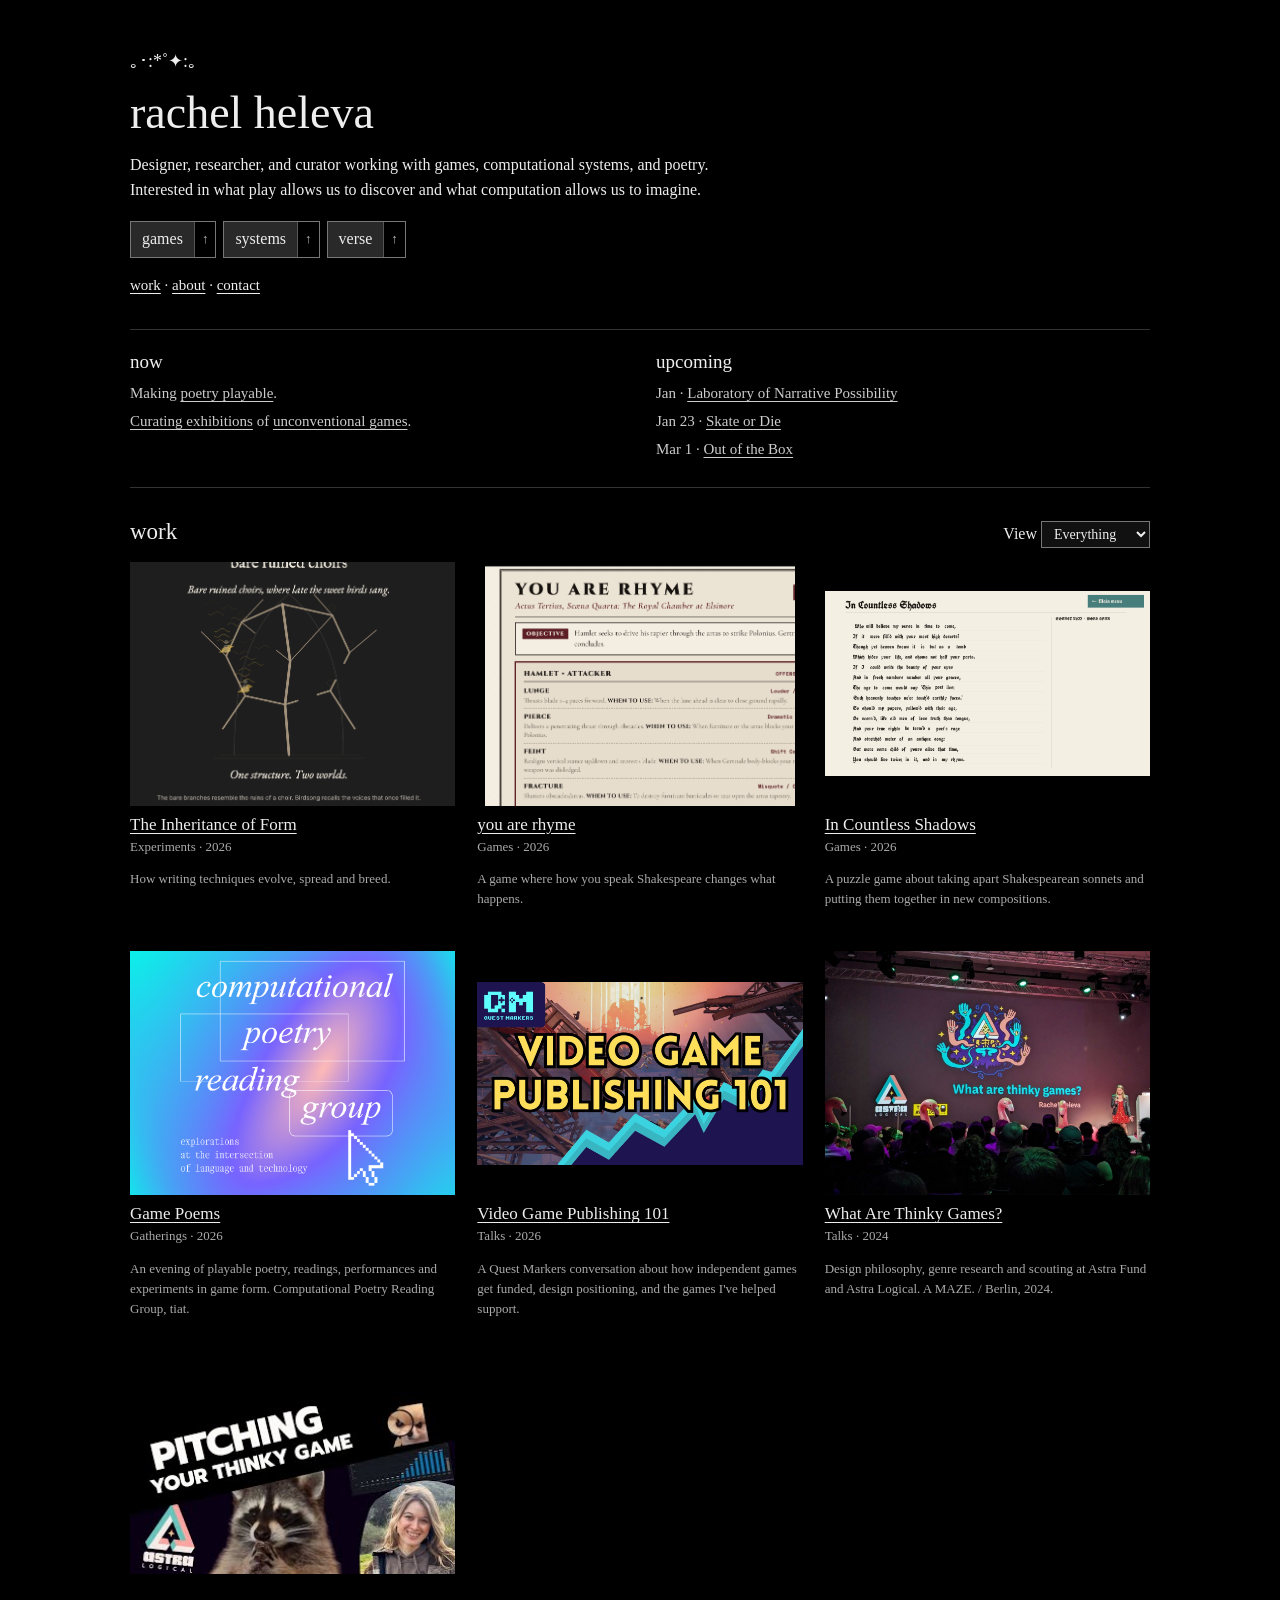
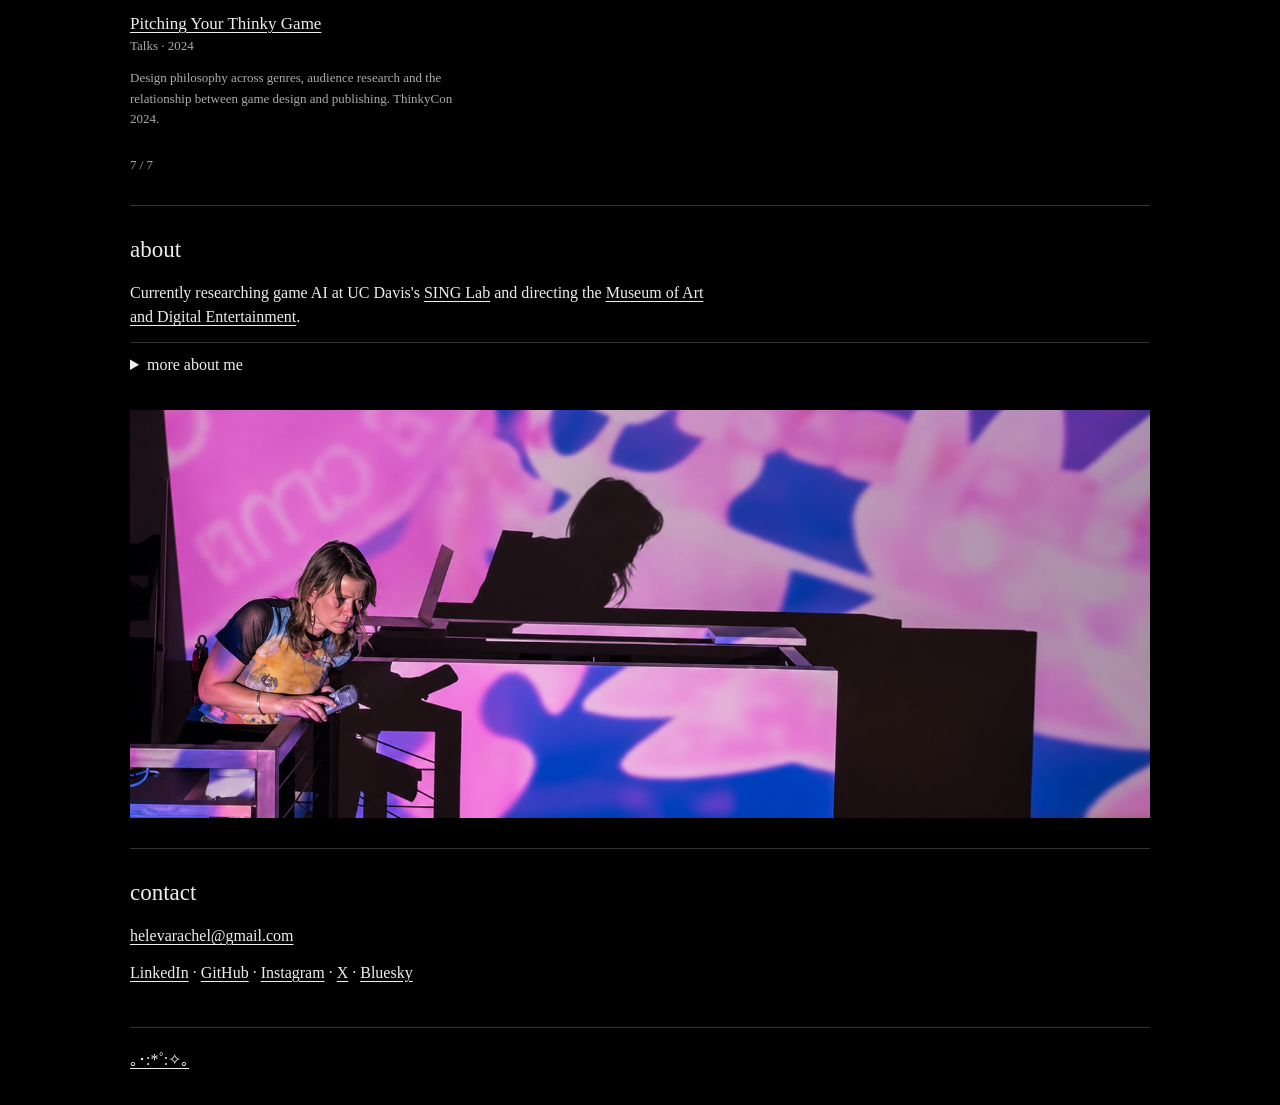
<file: index.html>
<!doctype html>
<html lang="en">
<head>
<meta charset="utf-8">
<meta name="viewport" content="width=device-width, initial-scale=1">
<meta name="theme-color" content="#000000">
<meta name="description" content="Rachel Heleva: games, systems, verse.">
<title>Rachel Heleva</title>
<link rel="icon" type="image/svg+xml" href="./doorway-transparent.svg">
<link rel="stylesheet" href="./archive.css?v=20261127-about">
<script defer src="./writings.js?v=20261127-reading"></script>
<script>
document.addEventListener("DOMContentLoaded", () => {
  const data = document.createElement("script");
  data.src = "./archive-data.js?v=" + Date.now();
  const loadGallery = () => {
    const gallery = document.createElement("script");
    gallery.src = "./archive-gallery.js?v=20261127-chronology";
    document.head.append(gallery);
  };
  data.addEventListener("load", loadGallery, {once:true});
  data.addEventListener("error", loadGallery, {once:true});
  document.head.append(data);
}, {once:true});
</script>
</head>
<body>
<main id="home">
<header class="site-head">
<button type="button" id="reset" class="mark" title="Reset gallery" aria-label="Reset gallery">｡･:*˚:✧｡</button>
<h1>rachel heleva</h1>
<div class="cv-intro home-intro" aria-label="Introduction">
<p>Designer, researcher, and curator working with games, computational systems, and poetry.</p>
<p>Interested in what play allows us to discover and what computation allows us to imagine.</p>
</div>
<div id="lenses" class="lenses" aria-label="Gallery themes"></div>
<noscript><p>games, systems, verse</p></noscript>
<nav aria-label="Page sections"><a href="#work">work</a> · <a href="#about">about</a> · <a href="#contact">contact</a></nav>
</header>
<div class="activity">
<section aria-labelledby="now-title"><h2 id="now-title">now</h2><ul id="now-list"><li>Making <a href="https://luma.com/gamepoems">poetry playable</a>.</li><li><a href="https://www.themade.org/">Curating exhibitions</a> of <a href="https://luma.com/pzkqk2af">unconventional games</a>.</li></ul></section>
<section aria-labelledby="upcoming-title"><h2 id="upcoming-title">upcoming</h2><ul id="upcoming-list"><li data-start="2027-01-01" data-end="2027-01-31">Jan · <a href="https://luma.com/kljh8q33">Laboratory of Narrative Possibility</a></li><li data-start="2027-01-23" data-end="2027-01-23">Jan 23 · <a href="https://luma.com/7qidj7ys">Skate or Die</a></li><li data-start="2027-03-01" data-end="2027-03-01">Mar 1 · <a href="https://luma.com/pzkqk2af">Out of the Box</a></li></ul></section>
</div>
<section id="work" aria-labelledby="work-title">
<div class="gallery-head"><h2 id="work-title">work</h2><label for="category">View <select id="category"><option value="all">Everything</option></select></label></div>
<div id="gallery" class="gallery"><article class="work-card"><a href="./works/in-countless-shadows.html"><img src="./images/work-in-countless-shadows.svg" alt="In Countless Shadows abstract cover" width="400" height="400" loading="lazy"></a><h3><a href="./works/in-countless-shadows.html">In Countless Shadows</a></h3><p class="meta">Games</p></article>
<article class="work-card"><a href="./works/you-are-rhyme.html"><img src="./images/work-you-are-rhyme.svg" alt="you are rhyme abstract cover" width="400" height="400" loading="lazy"></a><h3><a href="./works/you-are-rhyme.html">you are rhyme</a></h3><p class="meta">Games</p></article>
<article class="work-card"><h3><a href="https://luma.com/gamepoems">Game Poems</a></h3><p class="meta">Gatherings · 2026</p></article>
<article class="work-card"><h3><a href="https://www.youtube.com/watch?v=h-gnrK2r5rQ">What Are Thinky Games?</a></h3><p class="meta">Talks · 2024</p></article>
<article class="work-card"><h3><a href="https://www.youtube.com/watch?v=a5OWJbeilXY">Pitching Your Thinky Game</a></h3><p class="meta">Talks · 2024</p></article></div>
<p class="meta" id="gallery-status" role="status"></p>

</section>
<section id="about" class="route about-cv">
<div class="cv-wrap">
<h2>about</h2>
<div class="cv-intro">
<p>Currently researching game AI at UC Davis's <a href="https://singlab.org/index.html" target="_blank" rel="noopener noreferrer">SING Lab</a> and directing the <a href="https://www.themade.org/" target="_blank" rel="noopener noreferrer">Museum of Art and Digital Entertainment</a>.</p>
</div>
<details class="cv-details"><summary>more about me</summary><div class="cv-grid">
<section class="cv-group"><h3>Affiliations</h3><ul>
<li>UC Davis · PhD, Performance Studies (in progress)</li>
<li><a href="https://singlab.org/index.html" target="_blank" rel="noopener noreferrer">SING Lab</a> · Researcher</li>
<li><a href="https://www.themade.org/" target="_blank" rel="noopener noreferrer">The MADE</a> · Executive Director</li>
</ul></section>
<section class="cv-group"><h3>Jury &amp; Selection</h3><ul>
<li>2025–2026 · <a href="https://www.interactive.org/" target="_blank" rel="noopener noreferrer">D.I.C.E. Awards</a> · Peer Panelist, Outstanding Achievement for an Independent Game</li>
<li><a href="https://igf.com/" target="_blank" rel="noopener noreferrer">Independent Games Festival</a> · General Judging Pool</li>
<li><a href="https://gamesforchange.org/" target="_blank" rel="noopener noreferrer">Games for Change</a> · Jury Member</li>
</ul></section>
<section class="cv-group"><h3>Talks &amp; Programming</h3><ul>
<li>2026 · <a href="https://luma.com/gamepoems" target="_blank" rel="noopener noreferrer">Game Poems, Computational Poetry Reading Group ↗</a> · Guest curator and presenter, tiat, San Francisco</li>
<li>2024 · <a href="https://www.youtube.com/watch?v=h-gnrK2r5rQ" target="_blank" rel="noopener noreferrer">What Are Thinky Games? ↗</a> · Hyper Talks, A MAZE. / Berlin</li>
<li>2024 · <a href="https://www.youtube.com/watch?v=a5OWJbeilXY" target="_blank" rel="noopener noreferrer">Pitching Your Thinky Game ↗</a> · ThinkyCon, Thinky Games</li>
</ul></section>
<section class="cv-group"><h3>Interviews</h3><ul>
<li>2026 · <a href="https://podscan.fm/podcasts/quest-markers/episodes/ep-42-answering-your-questions-about-games-publishing" target="_blank" rel="noopener noreferrer">Quest Markers, EP 42: Answering your questions about games publishing ↗</a> · March 28, 2026 · <a href="https://open.spotify.com/search/Quest%20Markers%20Answering%20your%20questions%20about%20games%20publishing" target="_blank" rel="noopener noreferrer">Find on Spotify ↗</a></li>
<li>2025 · <a href="https://open.spotify.com/episode/59n7AZtrdehPEj6MeMUnXS" target="_blank" rel="noopener noreferrer">Quest Markers, EP 34: How do indie studios get funded? ↗</a> · September 27, 2025 · Spotify</li>
</ul></section>
<section class="cv-group"><h3>Education</h3><ul>
<li>PhD, Performance Studies · UC Davis (in progress)</li>
<li>BA, Cinema &amp; Digital Media · UC Davis</li>
<li>BA, English · UC Davis</li>
</ul></section>
<section class="cv-group"><h3>Elsewhere</h3><ul>
<li><a href="https://www.linkedin.com/in/hlywa/" target="_blank" rel="noopener noreferrer">LinkedIn ↗</a> · <a href="https://github.com/hlywa/" target="_blank" rel="noopener noreferrer">GitHub ↗</a></li>
<li><a href="https://www.instagram.com/rachellheleva/" target="_blank" rel="noopener noreferrer">Instagram ↗</a> · <a href="https://x.com/rachelheleva" target="_blank" rel="noopener noreferrer">X ↗</a> · <a href="https://bsky.app/profile/hlywa.bsky.social" target="_blank" rel="noopener noreferrer">Bluesky ↗</a></li>
<li><a href="mailto:helevarachel@gmail.com">helevarachel@gmail.com ↗</a></li>
</ul></section>
</div>
</details><figure class="cv-photo"><img src="./images/3eaaff0a-0a3e-49e1-b414-7399d7dbec82.png" width="1502" height="1047" alt="Rachel working during a colorful projected performance, surrounded by large pink and blue moving images." loading="lazy" decoding="async"></figure>

</div>
</section>
<section id="contact"><h2>contact</h2><p><a href="mailto:helevarachel@gmail.com">helevarachel@gmail.com</a></p><p><a href="https://www.linkedin.com/in/hlywa/">LinkedIn</a> · <a href="https://github.com/hlywa/">GitHub</a> · <a href="https://www.instagram.com/rachellheleva/">Instagram</a> · <a href="https://x.com/rachelheleva">X</a> · <a href="https://bsky.app/profile/hlywa.bsky.social">Bluesky</a></p></section>
<footer><a href="#home" aria-label="Return to top">｡･:*˚:✧｡</a></footer>
</main>
</body>
</html>
</file>
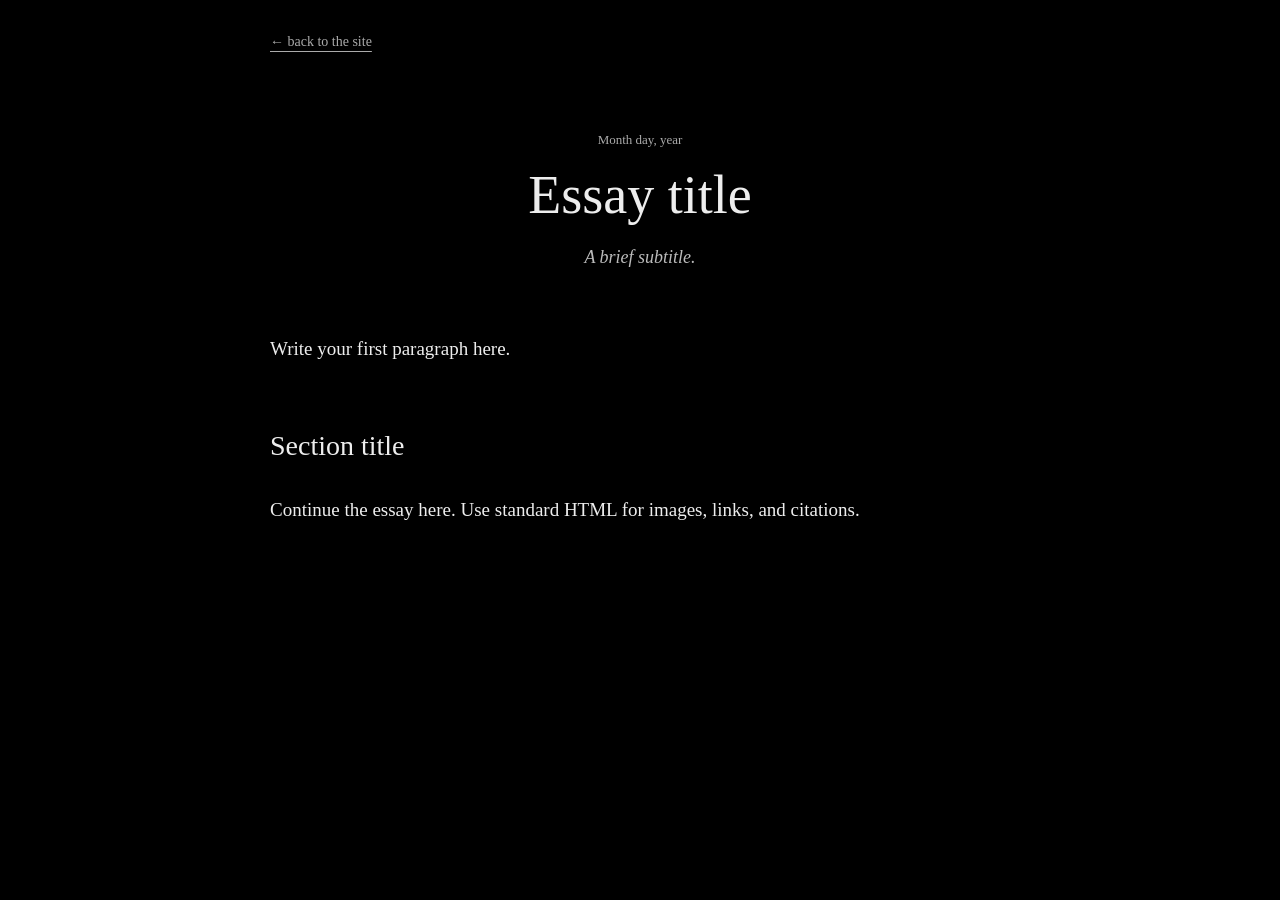
<file: essays/_template.html>
<!doctype html>
<html lang="en">
<head>
<meta charset="utf-8"><meta name="viewport" content="width=device-width,initial-scale=1">
<meta name="theme-color" content="#000000">
<meta name="description" content="Replace with the essay summary.">
<title>Essay title · Rachel Heleva</title>
<link rel="stylesheet" href="../style.css">
</head>
<body class="essay-page">
<main class="essay-wrap">
<a class="essay-back" href="../#home">← back to the site</a>
<header class="essay-header">
<time datetime="YYYY-MM-DD">Month day, year</time>
<h1>Essay title</h1>
<p class="essay-deck">A brief subtitle.</p>
</header>
<article class="essay-body">
<p>Write your first paragraph here.</p>
<h2>Section title</h2>
<p>Continue the essay here. Use standard HTML for images, links, and citations.</p>
</article>
</main>
</body>
</html>
</file>
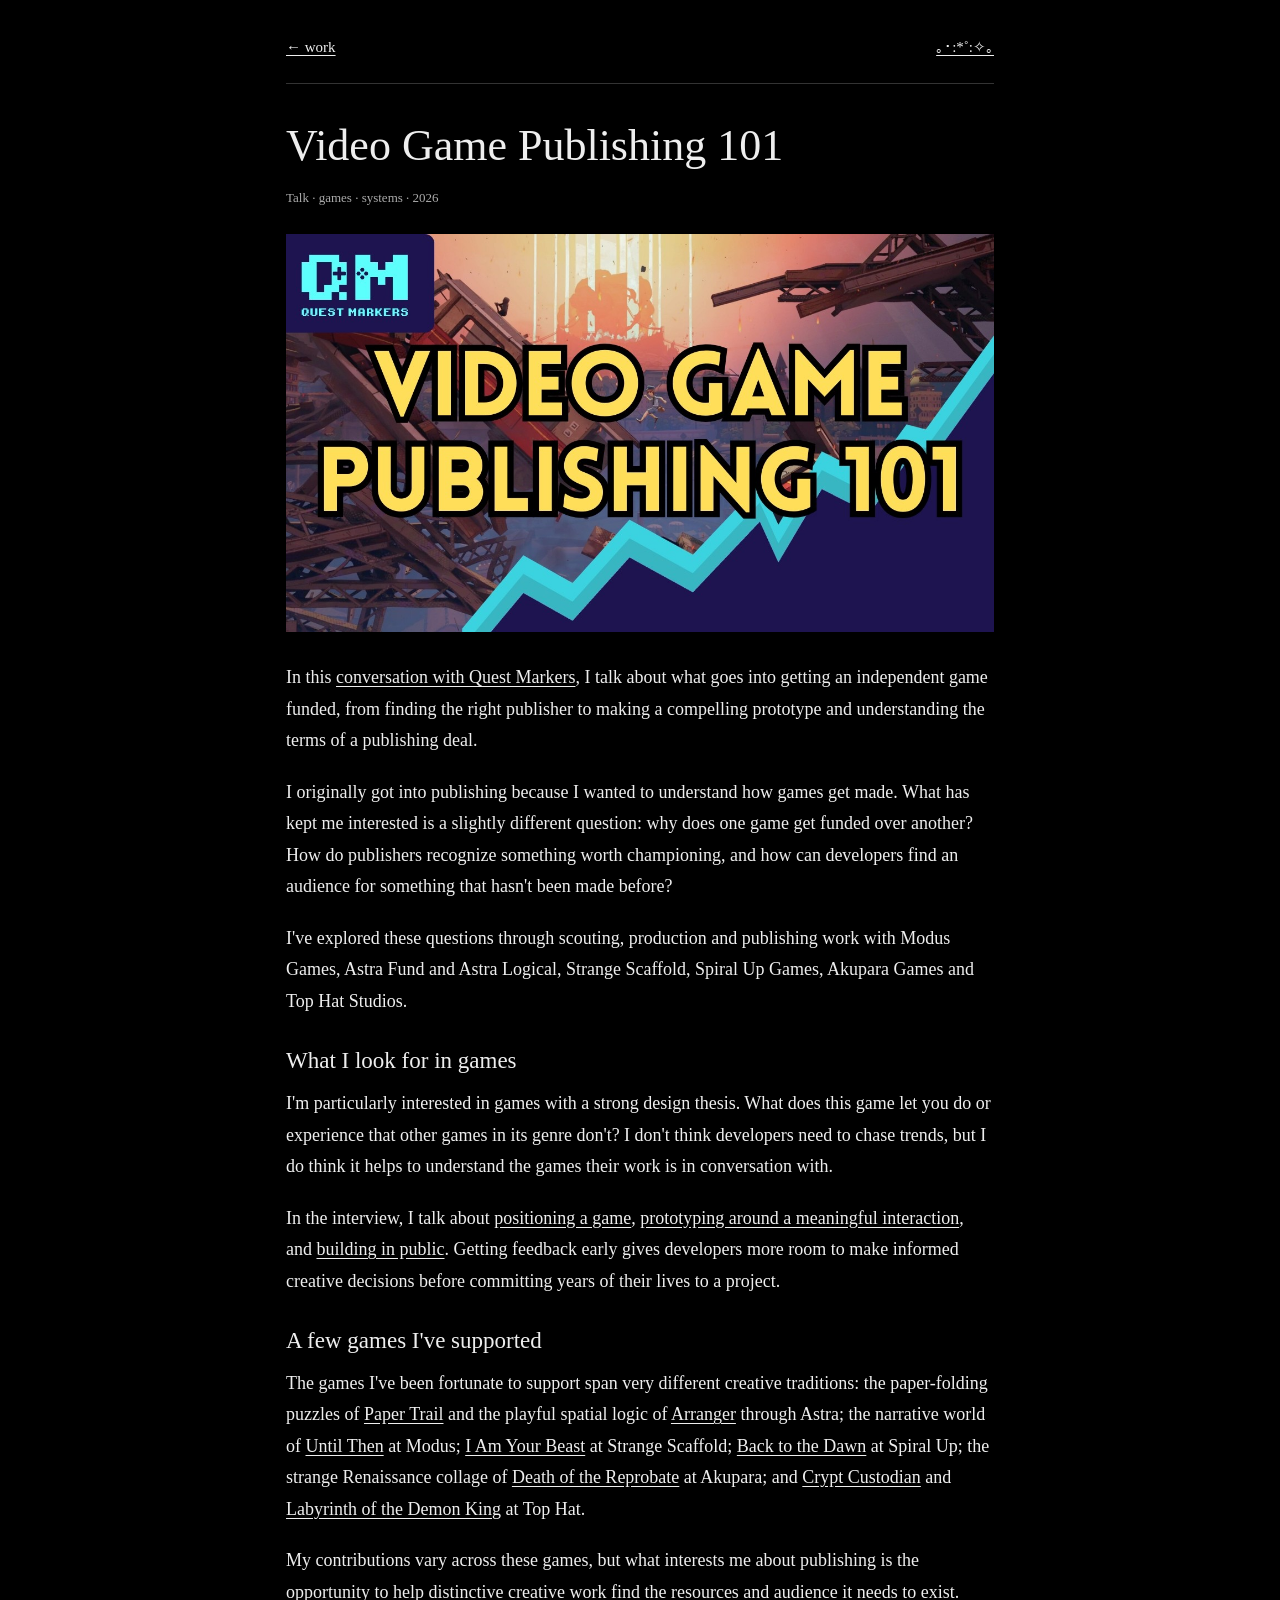
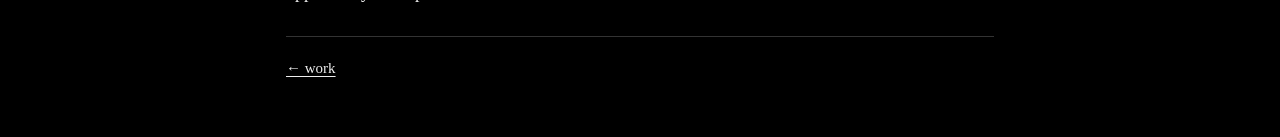
<file: works/archive-1a2ac2589b4827843c361178.html>
<!doctype html>
<!-- Generated from approved Creative Archive content. -->
<html lang="en"><head><meta charset="utf-8"><meta name="viewport" content="width=device-width, initial-scale=1"><meta name="theme-color" content="#000000"><meta name="description" content="A Quest Markers conversation about how independent games get funded, design positioning, and the games I&#39;ve helped support."><title>Video Game Publishing 101 · Rachel Heleva</title><link rel="icon" type="image/svg+xml" href="../doorway-transparent.svg"><link rel="stylesheet" href="../archive.css"></head>
<body><main class="reading-page"><header class="reading-nav"><a href="../#work">← work</a><a href="../">｡･:*˚:✧｡</a></header><article class="reading-article"><h1>Video Game Publishing 101</h1><p class="meta">Talk · games · systems · 2026</p>
<figure class="archive-media"><img src="../images/archive/1a2ac2589b4827843c361178-cover-a869425a5a237728.jpg" alt="Video Game Publishing 101 documentation"></figure>
<div class="archive-body">
<p>In this <a href="https://www.youtube.com/watch?v=R4it22rr9Zk">conversation with Quest Markers</a>, I talk about what goes into getting an independent game funded, from finding the right publisher to making a compelling prototype and understanding the terms of a publishing deal.</p>
<p>I originally got into publishing because I wanted to understand how games get made. What has kept me interested is a slightly different question: why does one game get funded over another? How do publishers recognize something worth championing, and how can developers find an audience for something that hasn&#39;t been made before?</p>
<p>I&#39;ve explored these questions through scouting, production and publishing work with Modus Games, Astra Fund and Astra Logical, Strange Scaffold, Spiral Up Games, Akupara Games and Top Hat Studios.</p>
<h2>What I look for in games</h2>
<p>I&#39;m particularly interested in games with a strong design thesis. What does this game let you do or experience that other games in its genre don&#39;t? I don&#39;t think developers need to chase trends, but I do think it helps to understand the games their work is in conversation with.</p>
<p>In the interview, I talk about <a href="https://www.youtube.com/watch?v=R4it22rr9Zk&amp;t=3007s">positioning a game</a>, <a href="https://www.youtube.com/watch?v=R4it22rr9Zk&amp;t=1674s">prototyping around a meaningful interaction</a>, and <a href="https://www.youtube.com/watch?v=R4it22rr9Zk&amp;t=3840s">building in public</a>. Getting feedback early gives developers more room to make informed creative decisions before committing years of their lives to a project.</p>
<h2>A few games I&#39;ve supported</h2>
<p>The games I&#39;ve been fortunate to support span very different creative traditions: the paper-folding puzzles of <a href="https://store.steampowered.com/app/1889740/">Paper Trail</a> and the playful spatial logic of <a href="https://store.steampowered.com/app/2596420/">Arranger</a> through Astra; the narrative world of <a href="https://store.steampowered.com/app/1574820/">Until Then</a> at Modus; <a href="https://store.steampowered.com/app/1876590/">I Am Your Beast</a> at Strange Scaffold; <a href="https://store.steampowered.com/app/1735700/">Back to the Dawn</a> at Spiral Up; the strange Renaissance collage of <a href="https://store.steampowered.com/app/1739900/">Death of the Reprobate</a> at Akupara; and <a href="https://store.steampowered.com/app/2394650/">Crypt Custodian</a> and <a href="https://store.steampowered.com/app/1804010/">Labyrinth of the Demon King</a> at Top Hat.</p>
<p>My contributions vary across these games, but what interests me about publishing is the opportunity to help distinctive creative work find the resources and audience it needs to exist.</p>
</div></article><footer><a href="../#work">← work</a></footer></main></body></html>
</file>
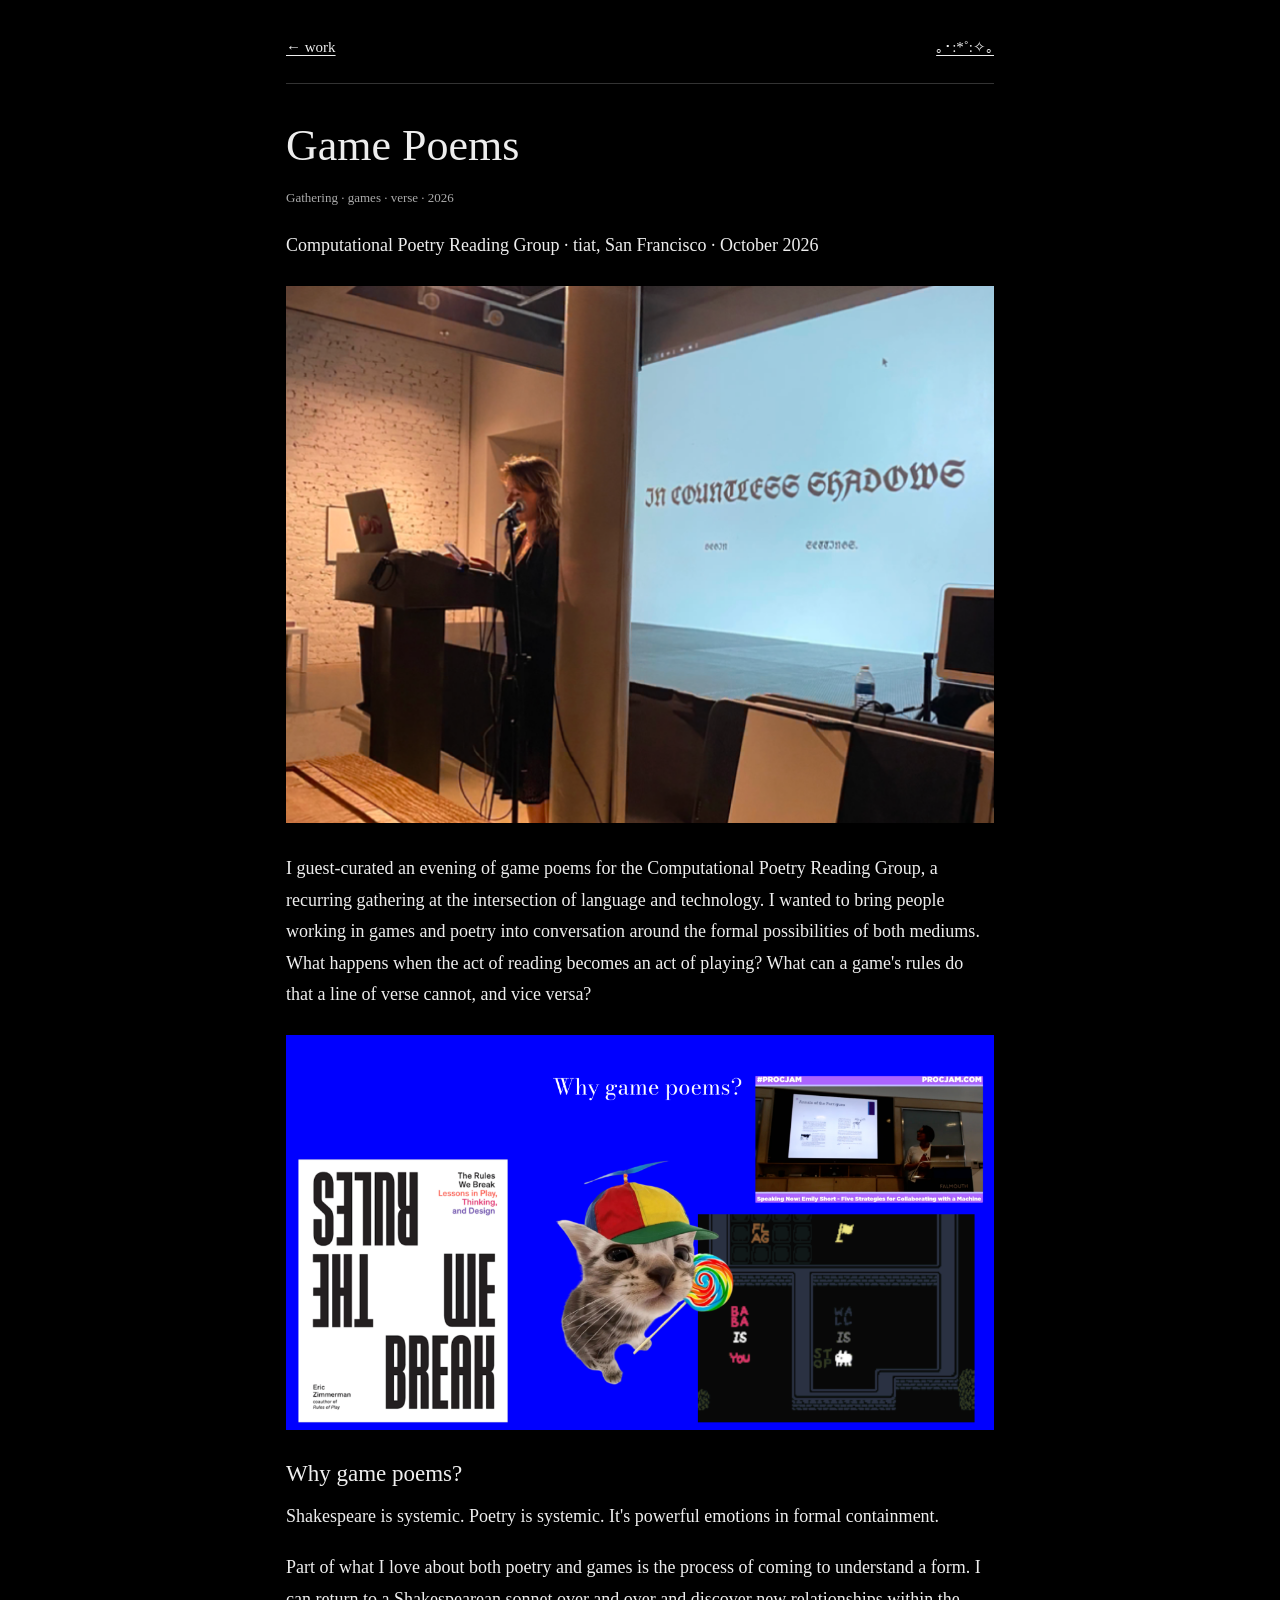
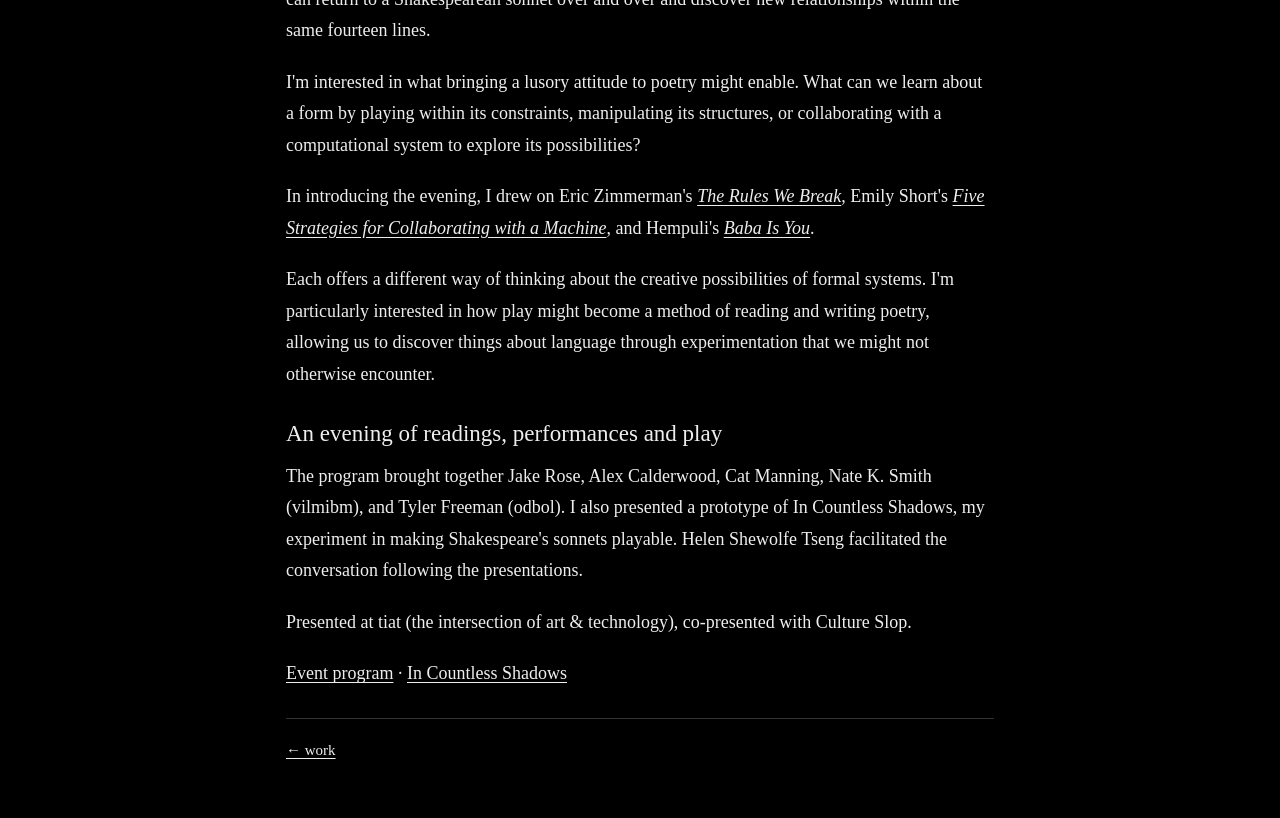
<file: works/archive-44e63654b96e96b865c1d85f.html>
<!doctype html>
<!-- Generated from approved Creative Archive content. -->
<html lang="en"><head><meta charset="utf-8"><meta name="viewport" content="width=device-width, initial-scale=1"><meta name="theme-color" content="#000000"><meta name="description" content="An evening of playable poetry, readings, performances and experiments in game form. Computational Poetry Reading Group, tiat."><title>Game Poems · Rachel Heleva</title><link rel="icon" type="image/svg+xml" href="../doorway-transparent.svg"><link rel="stylesheet" href="../archive.css"></head>
<body><main class="reading-page"><header class="reading-nav"><a href="../#work">← work</a><a href="../">｡･:*˚:✧｡</a></header><article class="reading-article"><h1>Game Poems</h1><p class="meta">Gathering · games · verse · 2026</p>
<div class="archive-body">
<p>Computational Poetry Reading Group · tiat, San Francisco · October 2026</p>
<figure class="archive-media"><img src="../images/archive/44e63654b96e96b865c1d85f-body-1-73964d92f8722b8c.png" alt="Project documentation" loading="lazy" decoding="async"></figure>
<p>I guest-curated an evening of game poems for the Computational Poetry Reading Group, a recurring gathering at the intersection of language and technology. I wanted to bring people working in games and poetry into conversation around the formal possibilities of both mediums. What happens when the act of reading becomes an act of playing? What can a game&#39;s rules do that a line of verse cannot, and vice versa?</p>
<figure class="archive-media"><img src="../images/archive/44e63654b96e96b865c1d85f-body-2-fa5ad37b5180ce95.png" alt="Project documentation" loading="lazy" decoding="async"></figure>
<h2>Why game poems?</h2>
<p>Shakespeare is systemic. Poetry is systemic. It&#39;s powerful emotions in formal containment.</p>
<p>Part of what I love about both poetry and games is the process of coming to understand a form. I can return to a Shakespearean sonnet over and over and discover new relationships within the same fourteen lines.</p>
<p>I&#39;m interested in what bringing a lusory attitude to poetry might enable. What can we learn about a form by playing within its constraints, manipulating its structures, or collaborating with a computational system to explore its possibilities?</p>
<p>In introducing the evening, I drew on Eric Zimmerman&#39;s <a href="https://theruleswebreak.com/"><em>The Rules We Break</em></a>, Emily Short&#39;s <a href="https://www.youtube.com/watch?v=narjui3em1k"><em>Five Strategies for Collaborating with a Machine</em></a>, and Hempuli&#39;s <a href="https://hempuli.itch.io/baba"><em>Baba Is You</em></a>.</p>
<p>Each offers a different way of thinking about the creative possibilities of formal systems. I&#39;m particularly interested in how play might become a method of reading and writing poetry, allowing us to discover things about language through experimentation that we might not otherwise encounter.</p>
<h2>An evening of readings, performances and play</h2>
<p>The program brought together Jake Rose, Alex Calderwood, Cat Manning, Nate K. Smith (vilmibm), and Tyler Freeman (odbol). I also presented a prototype of In Countless Shadows, my experiment in making Shakespeare&#39;s sonnets playable. Helen Shewolfe Tseng facilitated the conversation following the presentations.</p>
<p>Presented at tiat (the intersection of art &amp; technology), co-presented with Culture Slop.</p>
<p><a href="https://luma.com/gamepoems">Event program</a> · <a href="https://rachelheleva.com/works/in-countless-shadows.html">In Countless Shadows</a></p>
</div></article><footer><a href="../#work">← work</a></footer></main></body></html>
</file>
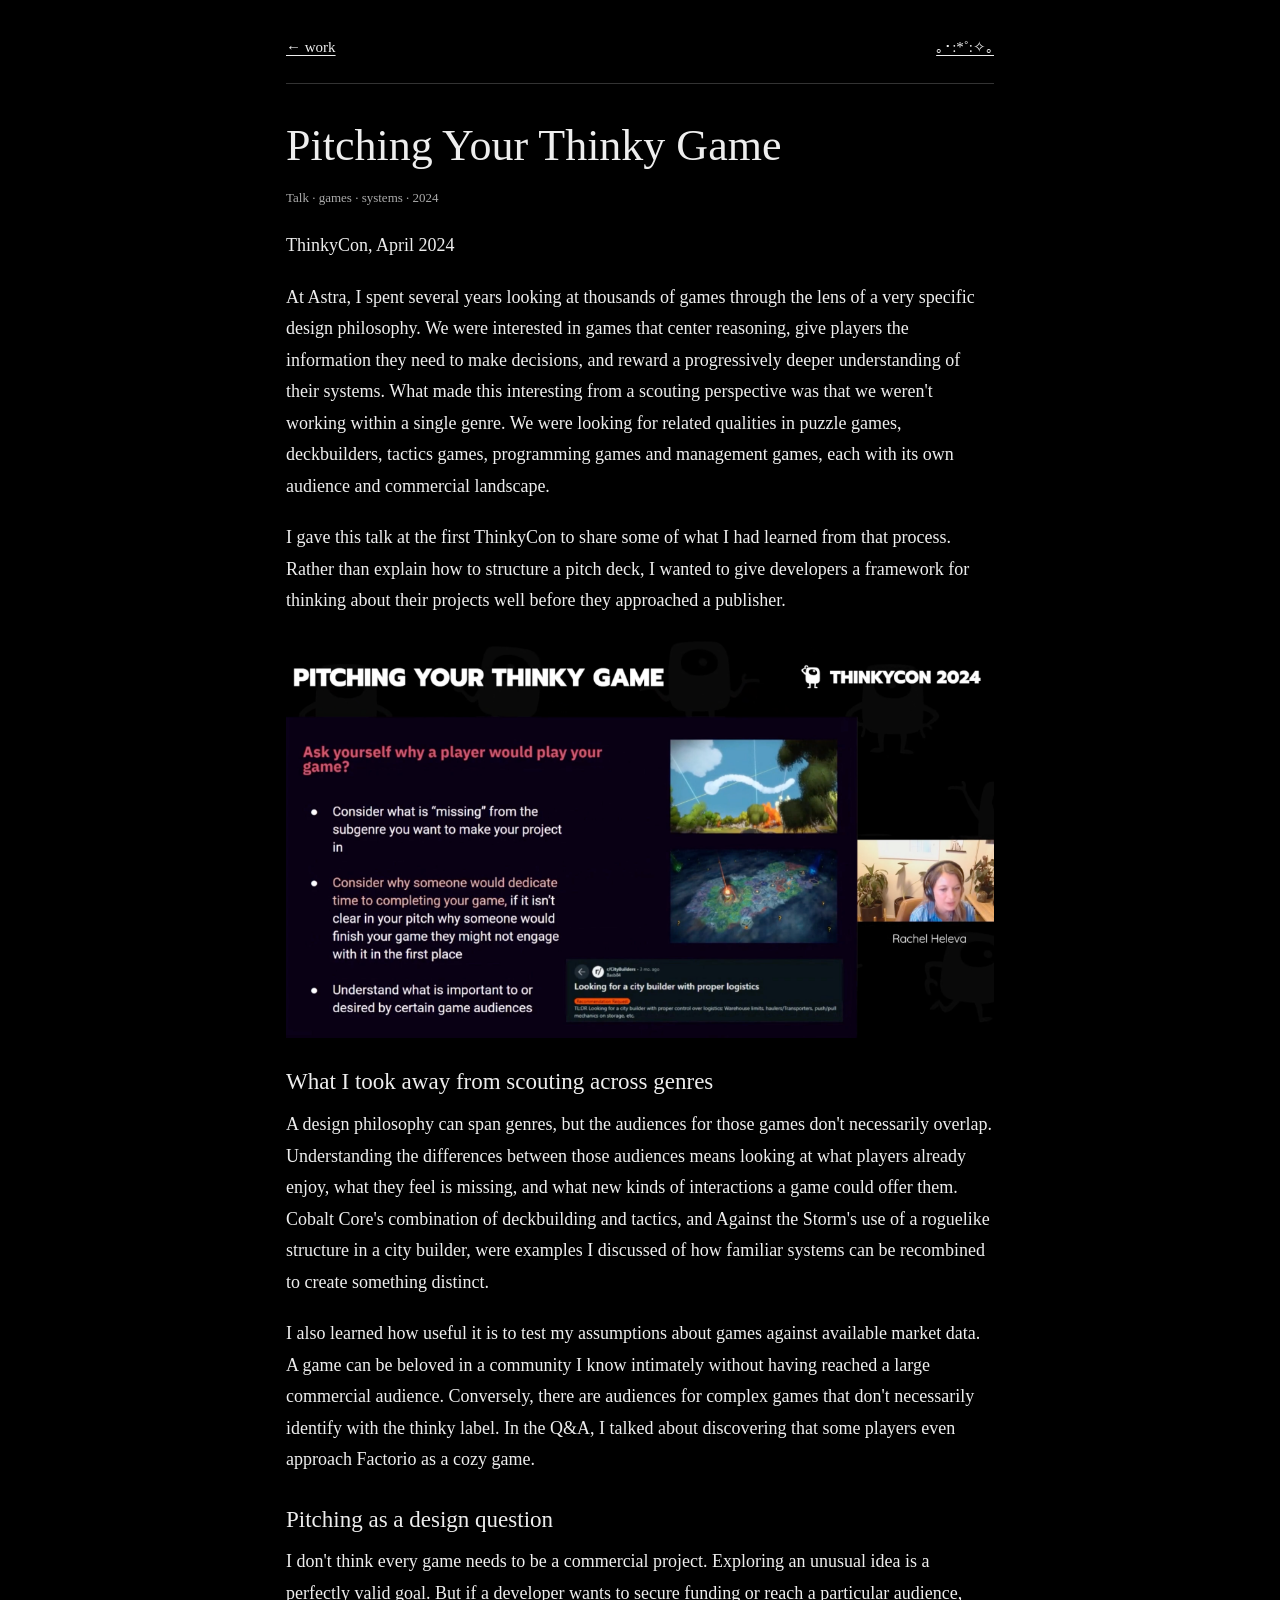
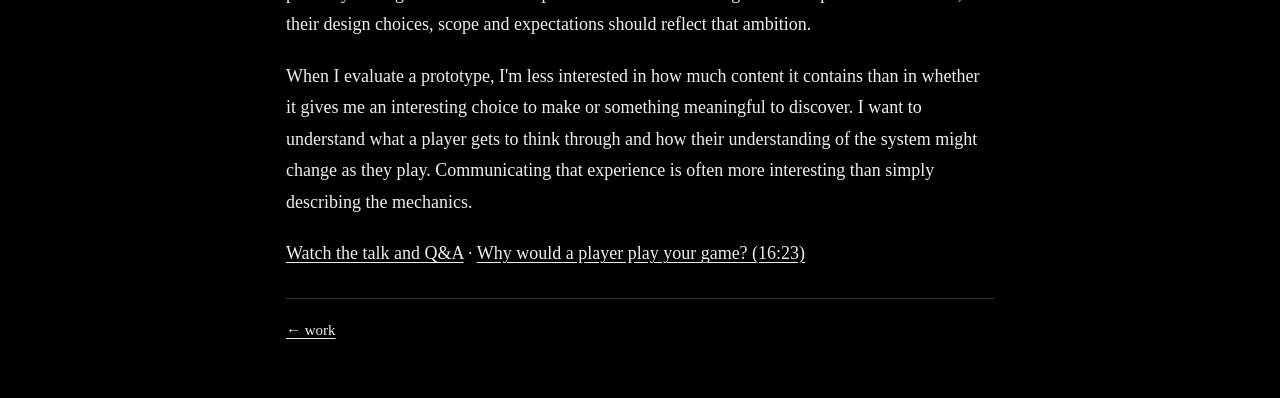
<file: works/archive-8bf024b51662966f88a02fa2.html>
<!doctype html>
<!-- Generated from approved Creative Archive content. -->
<html lang="en"><head><meta charset="utf-8"><meta name="viewport" content="width=device-width, initial-scale=1"><meta name="theme-color" content="#000000"><meta name="description" content="Design philosophy across genres, audience research and the relationship between game design and publishing. ThinkyCon 2024."><title>Pitching Your Thinky Game · Rachel Heleva</title><link rel="icon" type="image/svg+xml" href="../doorway-transparent.svg"><link rel="stylesheet" href="../archive.css"></head>
<body><main class="reading-page"><header class="reading-nav"><a href="../#work">← work</a><a href="../">｡･:*˚:✧｡</a></header><article class="reading-article"><h1>Pitching Your Thinky Game</h1><p class="meta">Talk · games · systems · 2024</p>
<div class="archive-body">
<p>ThinkyCon, April 2024</p>
<p>At Astra, I spent several years looking at thousands of games through the lens of a very specific design philosophy. We were interested in games that center reasoning, give players the information they need to make decisions, and reward a progressively deeper understanding of their systems. What made this interesting from a scouting perspective was that we weren&#39;t working within a single genre. We were looking for related qualities in puzzle games, deckbuilders, tactics games, programming games and management games, each with its own audience and commercial landscape.</p>
<p>I gave this talk at the first ThinkyCon to share some of what I had learned from that process. Rather than explain how to structure a pitch deck, I wanted to give developers a framework for thinking about their projects well before they approached a publisher.</p>
<figure class="archive-media"><img src="../images/archive/8bf024b51662966f88a02fa2-body-1-3b6a3e6ebb482306.png" alt="Project documentation" loading="lazy" decoding="async"></figure>
<h2>What I took away from scouting across genres</h2>
<p>A design philosophy can span genres, but the audiences for those games don&#39;t necessarily overlap. Understanding the differences between those audiences means looking at what players already enjoy, what they feel is missing, and what new kinds of interactions a game could offer them. Cobalt Core&#39;s combination of deckbuilding and tactics, and Against the Storm&#39;s use of a roguelike structure in a city builder, were examples I discussed of how familiar systems can be recombined to create something distinct.</p>
<p>I also learned how useful it is to test my assumptions about games against available market data. A game can be beloved in a community I know intimately without having reached a large commercial audience. Conversely, there are audiences for complex games that don&#39;t necessarily identify with the thinky label. In the Q&amp;A, I talked about discovering that some players even approach Factorio as a cozy game.</p>
<h2>Pitching as a design question</h2>
<p>I don&#39;t think every game needs to be a commercial project. Exploring an unusual idea is a perfectly valid goal. But if a developer wants to secure funding or reach a particular audience, their design choices, scope and expectations should reflect that ambition.</p>
<p>When I evaluate a prototype, I&#39;m less interested in how much content it contains than in whether it gives me an interesting choice to make or something meaningful to discover. I want to understand what a player gets to think through and how their understanding of the system might change as they play. Communicating that experience is often more interesting than simply describing the mechanics.</p>
<p><a href="https://www.youtube.com/watch?v=a5OWJbeilXY">Watch the talk and Q&amp;A</a> · <a href="https://www.youtube.com/watch?v=a5OWJbeilXY&amp;t=983s">Why would a player play your game? (16:23)</a></p>
</div></article><footer><a href="../#work">← work</a></footer></main></body></html>
</file>
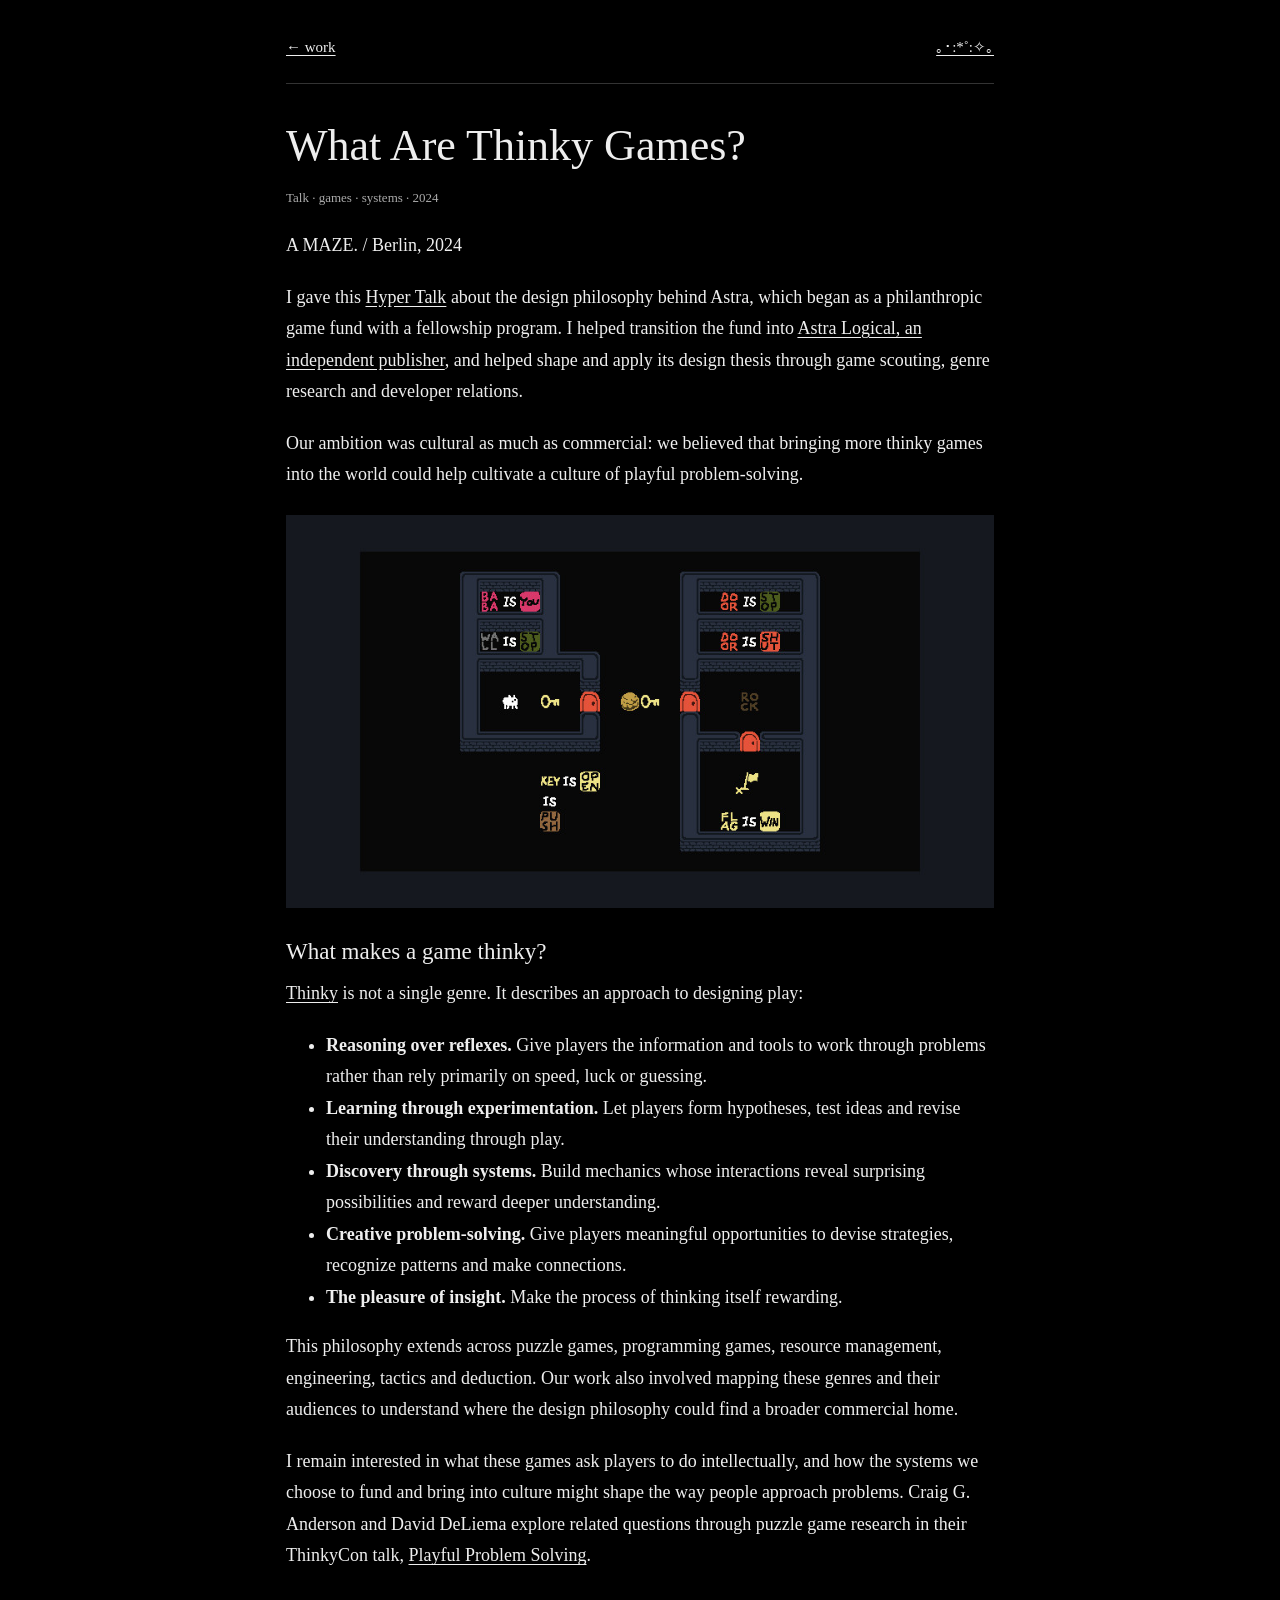
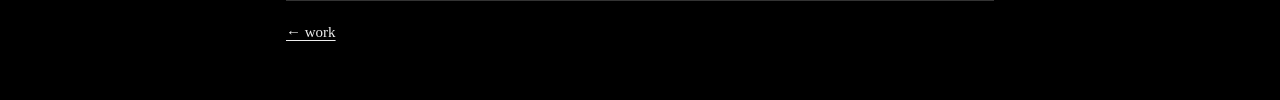
<file: works/archive-b5b4baf470532fde3aa7d110.html>
<!doctype html>
<!-- Generated from approved Creative Archive content. -->
<html lang="en"><head><meta charset="utf-8"><meta name="viewport" content="width=device-width, initial-scale=1"><meta name="theme-color" content="#000000"><meta name="description" content="Design philosophy, genre research and scouting at Astra Fund and Astra Logical. A MAZE. / Berlin, 2024."><title>What Are Thinky Games? · Rachel Heleva</title><link rel="icon" type="image/svg+xml" href="../doorway-transparent.svg"><link rel="stylesheet" href="../archive.css"></head>
<body><main class="reading-page"><header class="reading-nav"><a href="../#work">← work</a><a href="../">｡･:*˚:✧｡</a></header><article class="reading-article"><h1>What Are Thinky Games?</h1><p class="meta">Talk · games · systems · 2024</p>
<div class="archive-body">
<p>A MAZE. / Berlin, 2024</p>
<p>I gave this <a href="https://www.youtube.com/watch?v=h-gnrK2r5rQ">Hyper Talk</a> about the design philosophy behind Astra, which began as a philanthropic game fund with a fellowship program. I helped transition the fund into <a href="https://gamesbeat.com/astra-logical-debuts-as-indie-publisher-for-thought-provoking-games/">Astra Logical, an independent publisher</a>, and helped shape and apply its design thesis through game scouting, genre research and developer relations.</p>
<p>Our ambition was cultural as much as commercial: we believed that bringing more thinky games into the world could help cultivate a culture of playful problem-solving.</p>
<figure class="archive-media"><img src="../images/archive/b5b4baf470532fde3aa7d110-body-1-5f6b44524c7a9da9.jpg" alt="Project documentation" loading="lazy" decoding="async"></figure>
<h2>What makes a game thinky?</h2>
<p><a href="https://thinkygames.com/about/">Thinky</a> is not a single genre. It describes an approach to designing play:</p>
<ul>
<li><strong>Reasoning over reflexes.</strong> Give players the information and tools to work through problems rather than rely primarily on speed, luck or guessing.</li>
<li><strong>Learning through experimentation.</strong> Let players form hypotheses, test ideas and revise their understanding through play.</li>
<li><strong>Discovery through systems.</strong> Build mechanics whose interactions reveal surprising possibilities and reward deeper understanding.</li>
<li><strong>Creative problem-solving.</strong> Give players meaningful opportunities to devise strategies, recognize patterns and make connections.</li>
<li><strong>The pleasure of insight.</strong> Make the process of thinking itself rewarding.</li>
</ul>
<p>This philosophy extends across puzzle games, programming games, resource management, engineering, tactics and deduction. Our work also involved mapping these genres and their audiences to understand where the design philosophy could find a broader commercial home.</p>
<p>I remain interested in what these games ask players to do intellectually, and how the systems we choose to fund and bring into culture might shape the way people approach problems. Craig G. Anderson and David DeLiema explore related questions through puzzle game research in their ThinkyCon talk, <a href="https://thinkygames.com/events/thinkycon/2024/talks/playful-problem-solving/">Playful Problem Solving</a>.</p>
</div></article><footer><a href="../#work">← work</a></footer></main></body></html>
</file>
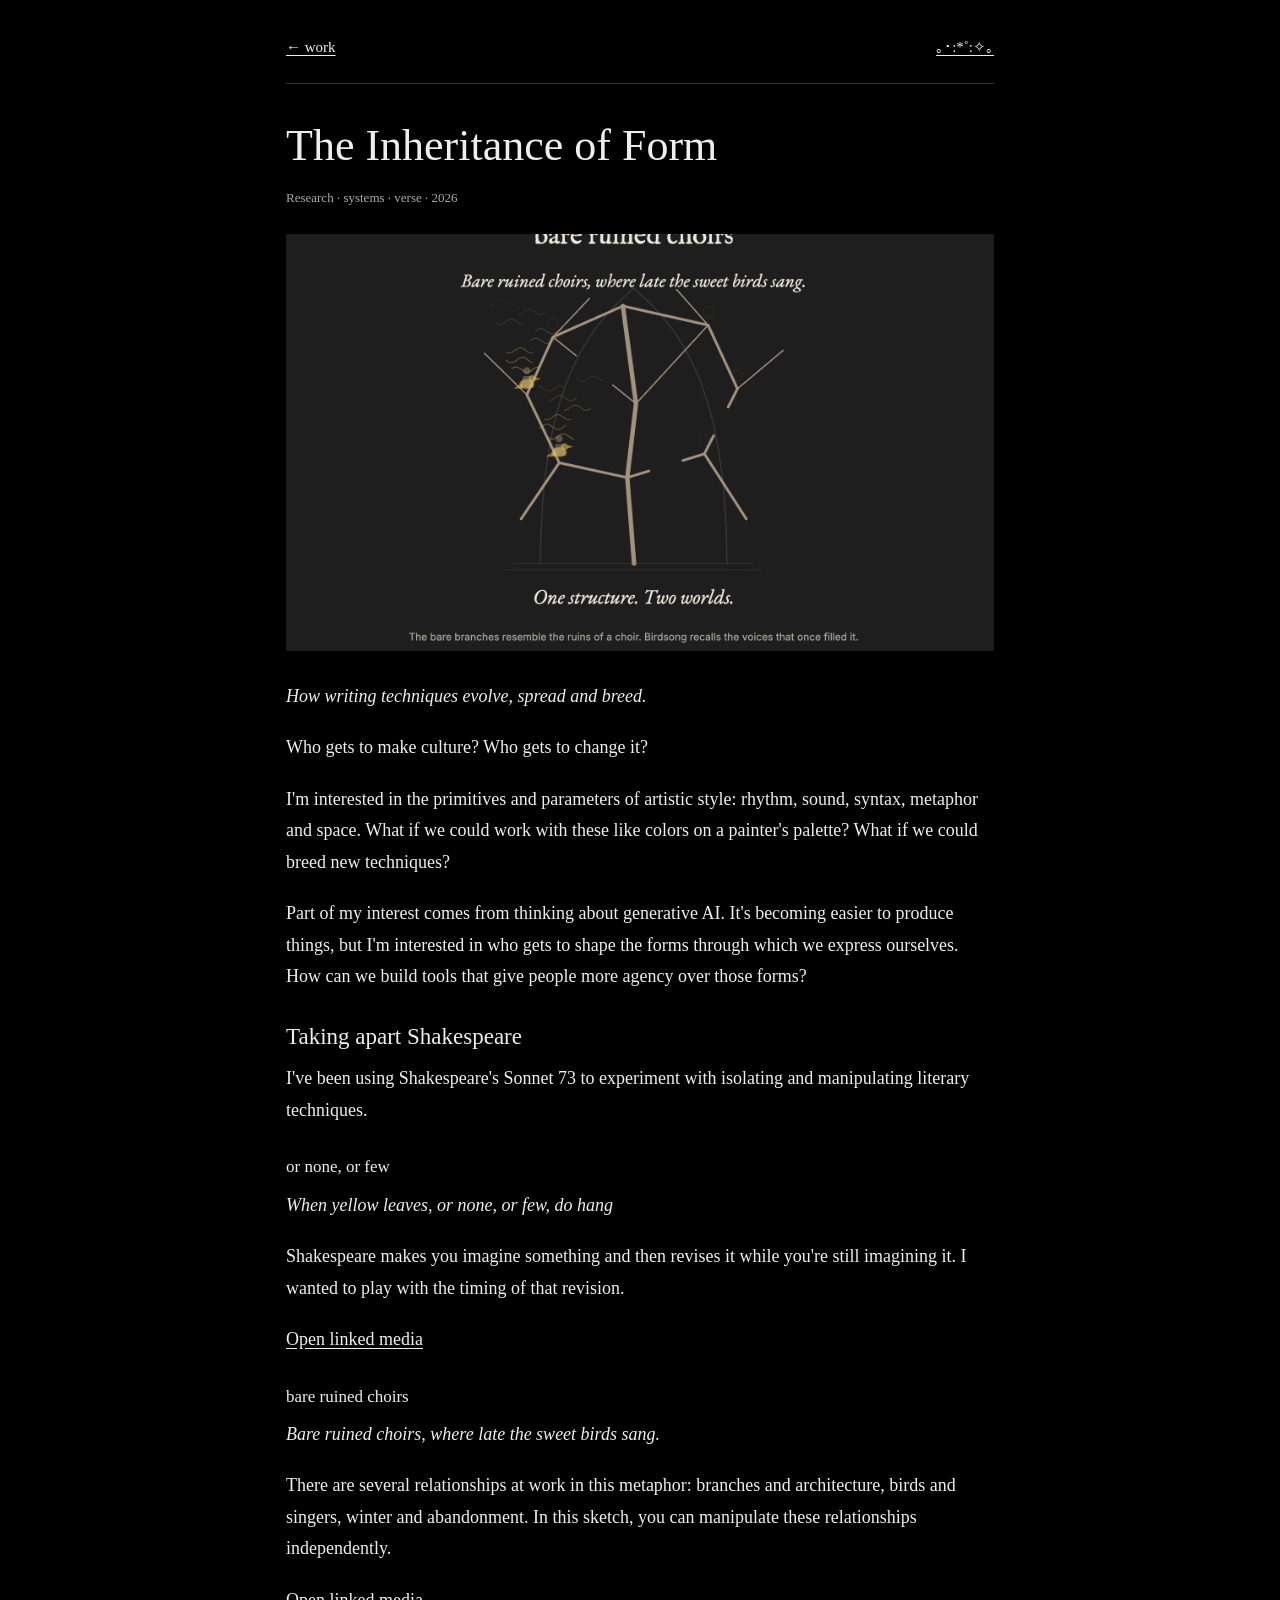
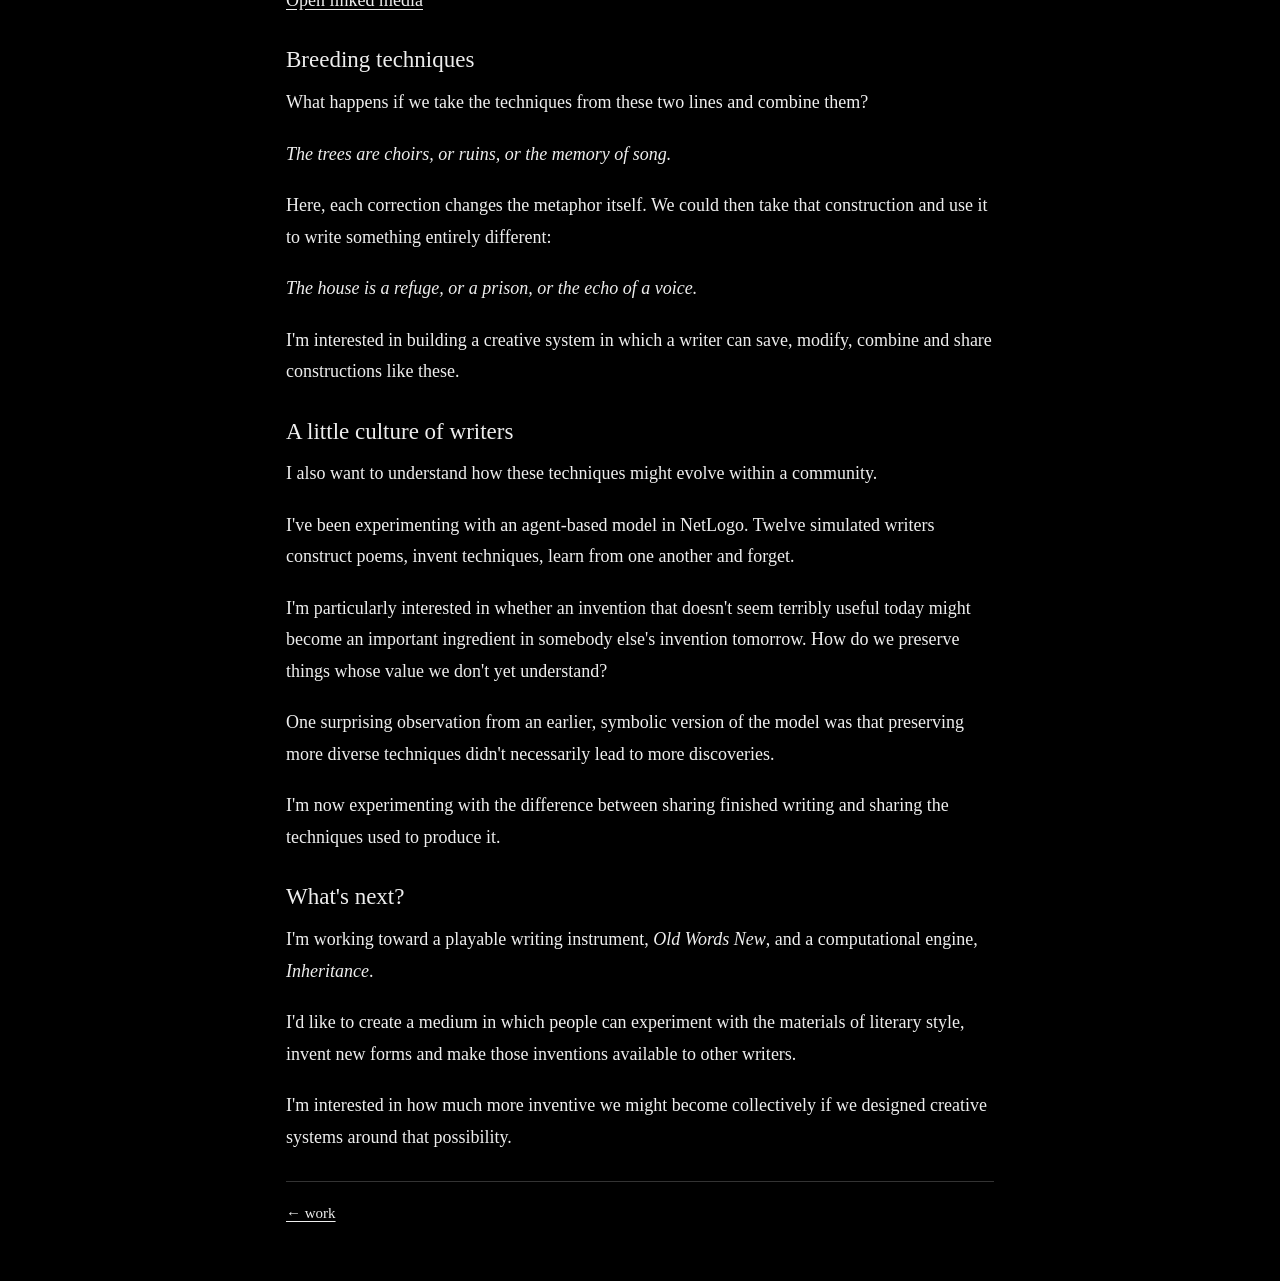
<file: works/archive-c069cbf1c425491c033376d1.html>
<!doctype html>
<!-- Generated from approved Creative Archive content. -->
<html lang="en"><head><meta charset="utf-8"><meta name="viewport" content="width=device-width, initial-scale=1"><meta name="theme-color" content="#000000"><meta name="description" content="How writing techniques evolve, spread and breed."><title>The Inheritance of Form · Rachel Heleva</title><link rel="icon" type="image/svg+xml" href="../doorway-transparent.svg"><link rel="stylesheet" href="../archive.css"></head>
<body><main class="reading-page"><header class="reading-nav"><a href="../#work">← work</a><a href="../">｡･:*˚:✧｡</a></header><article class="reading-article"><h1>The Inheritance of Form</h1><p class="meta">Research · systems · verse · 2026</p>
<figure class="archive-media"><img src="../images/archive/c069cbf1c425491c033376d1-cover-bf7dcf52509d46ae.png" alt="The Inheritance of Form documentation"></figure>
<div class="archive-body">
<p><em>How writing techniques evolve, spread and breed.</em></p>
<p>Who gets to make culture? Who gets to change it?</p>
<p>I&#39;m interested in the primitives and parameters of artistic style: rhythm, sound, syntax, metaphor and space. What if we could work with these like colors on a painter&#39;s palette? What if we could breed new techniques?</p>
<p>Part of my interest comes from thinking about generative AI. It&#39;s becoming easier to produce things, but I&#39;m interested in who gets to shape the forms through which we express ourselves. How can we build tools that give people more agency over those forms?</p>
<h2>Taking apart Shakespeare</h2>
<p>I&#39;ve been using Shakespeare&#39;s Sonnet 73 to experiment with isolating and manipulating literary techniques.</p>
<h3>or none, or few</h3>
<p><em>When yellow leaves, or none, or few, do hang</em></p>
<p>Shakespeare makes you imagine something and then revises it while you&#39;re still imagining it. I wanted to play with the timing of that revision.</p>
<p><a href="https://editor.p5js.org/hlywa/full/kfuLTIzU9">Open linked media</a></p>
<h3>bare ruined choirs</h3>
<p><em>Bare ruined choirs, where late the sweet birds sang.</em></p>
<p>There are several relationships at work in this metaphor: branches and architecture, birds and singers, winter and abandonment. In this sketch, you can manipulate these relationships independently.</p>
<p><a href="https://editor.p5js.org/hlywa/full/p8-9Sxm0M">Open linked media</a></p>
<h2>Breeding techniques</h2>
<p>What happens if we take the techniques from these two lines and combine them?</p>
<p><em>The trees are choirs, or ruins, or the memory of song.</em></p>
<p>Here, each correction changes the metaphor itself. We could then take that construction and use it to write something entirely different:</p>
<p><em>The house is a refuge, or a prison, or the echo of a voice.</em></p>
<p>I&#39;m interested in building a creative system in which a writer can save, modify, combine and share constructions like these.</p>
<h2>A little culture of writers</h2>
<p>I also want to understand how these techniques might evolve within a community.</p>
<p>I&#39;ve been experimenting with an agent-based model in NetLogo. Twelve simulated writers construct poems, invent techniques, learn from one another and forget.</p>
<p>I&#39;m particularly interested in whether an invention that doesn&#39;t seem terribly useful today might become an important ingredient in somebody else&#39;s invention tomorrow. How do we preserve things whose value we don&#39;t yet understand?</p>
<p>One surprising observation from an earlier, symbolic version of the model was that preserving more diverse techniques didn&#39;t necessarily lead to more discoveries.</p>
<p>I&#39;m now experimenting with the difference between sharing finished writing and sharing the techniques used to produce it.</p>
<h2>What&#39;s next?</h2>
<p>I&#39;m working toward a playable writing instrument, <em>Old Words New</em>, and a computational engine, <em>Inheritance</em>.</p>
<p>I&#39;d like to create a medium in which people can experiment with the materials of literary style, invent new forms and make those inventions available to other writers.</p>
<p>I&#39;m interested in how much more inventive we might become collectively if we designed creative systems around that possibility.</p>
</div></article><footer><a href="../#work">← work</a></footer></main></body></html>
</file>
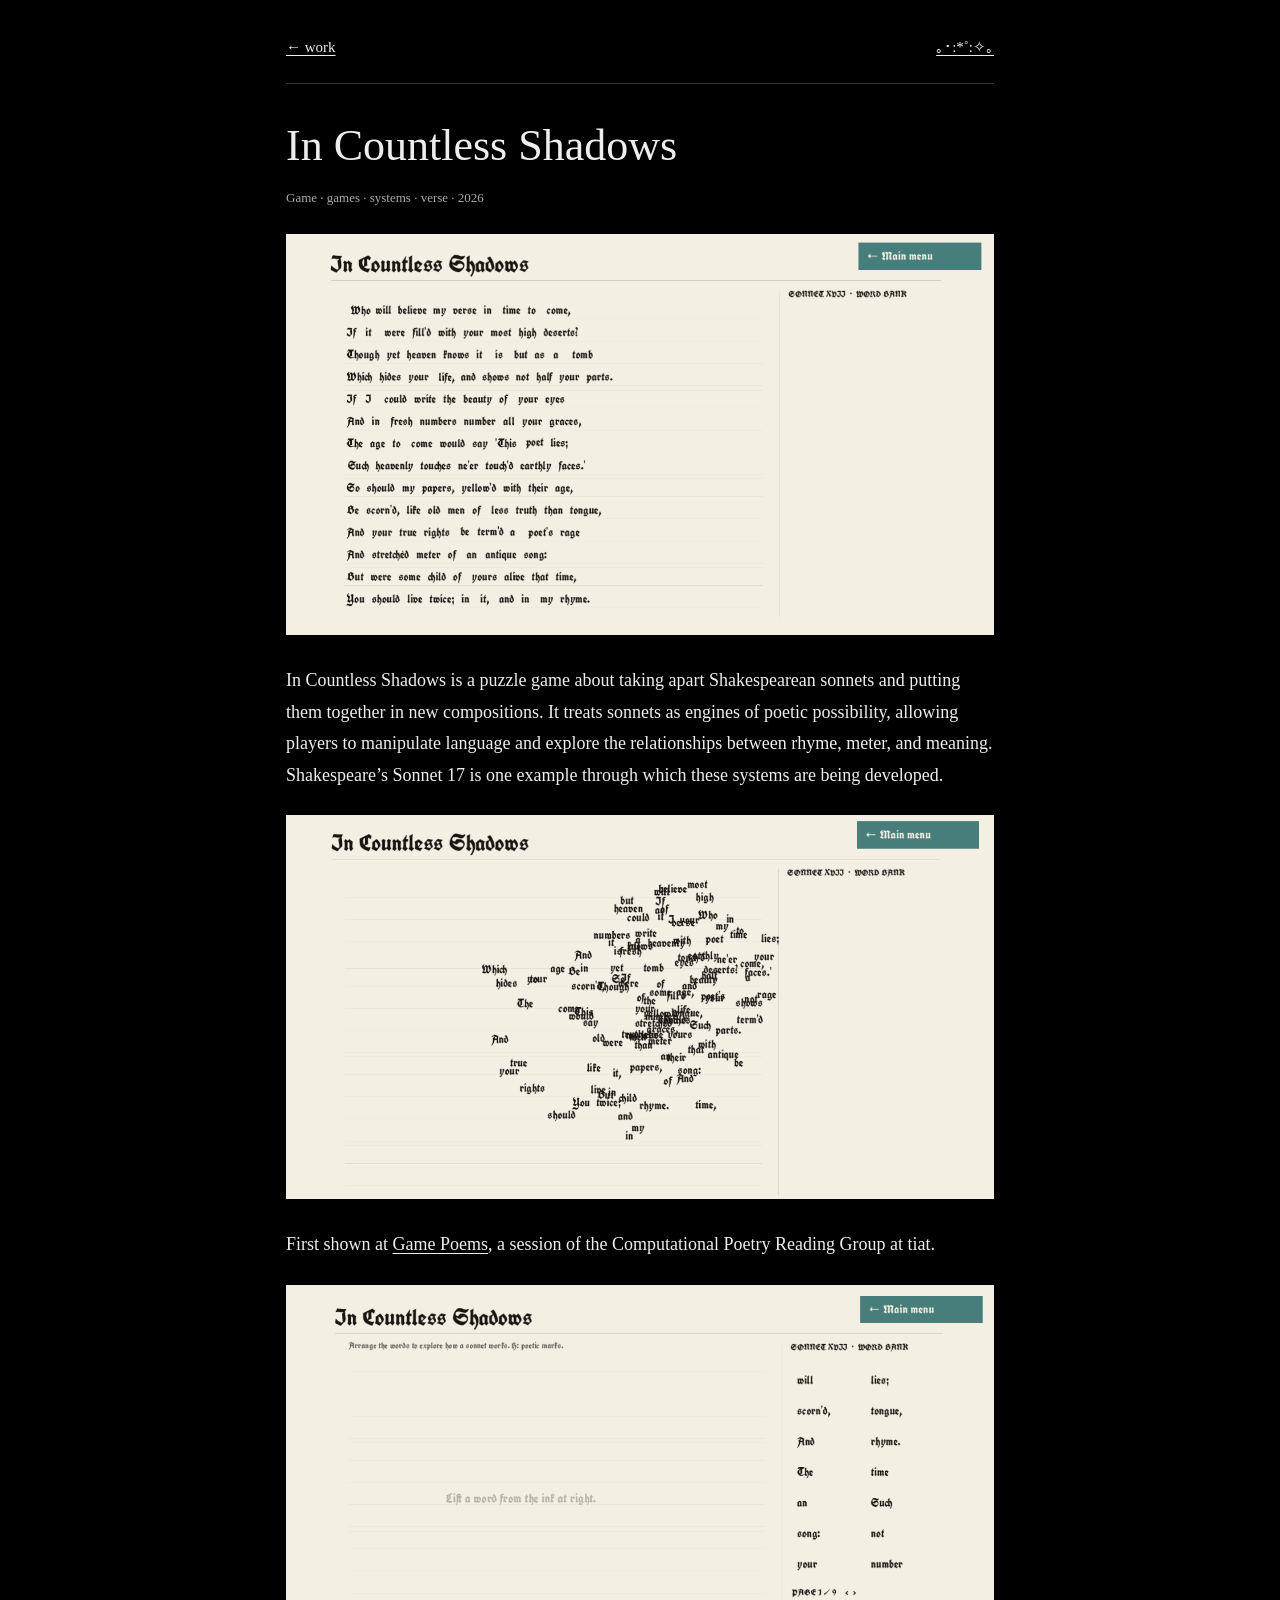
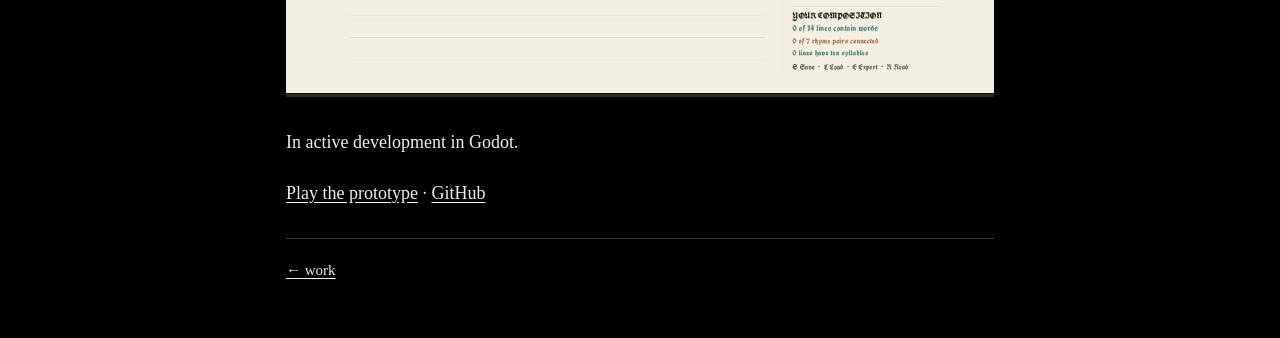
<file: works/in-countless-shadows.html>
<!doctype html>
<!-- Generated from approved Creative Archive content. -->
<html lang="en"><head><meta charset="utf-8"><meta name="viewport" content="width=device-width, initial-scale=1"><meta name="theme-color" content="#000000"><meta name="description" content="A puzzle game about taking apart Shakespearean sonnets and putting them together in new compositions."><title>In Countless Shadows · Rachel Heleva</title><link rel="icon" type="image/svg+xml" href="../doorway-transparent.svg"><link rel="stylesheet" href="../archive.css"></head>
<body><main class="reading-page"><header class="reading-nav"><a href="../#work">← work</a><a href="../">｡･:*˚:✧｡</a></header><article class="reading-article"><h1>In Countless Shadows</h1><p class="meta">Game · games · systems · verse · 2026</p>
<div class="archive-body">
<figure class="archive-media"><img src="../images/archive/0503daef6a39eb7f2773a02c-body-1-d22606b1e35026fd.png" alt="Project documentation" loading="lazy" decoding="async"></figure>
<p>In Countless Shadows is a puzzle game about taking apart Shakespearean sonnets and putting them together in new compositions. It treats sonnets as engines of poetic possibility, allowing players to manipulate language and explore the relationships between rhyme, meter, and meaning. Shakespeare’s Sonnet 17 is one example through which these systems are being developed.</p>
<figure class="archive-media"><img src="../images/archive/0503daef6a39eb7f2773a02c-body-2-a3559dfce54d0eb6.png" alt="Project documentation" loading="lazy" decoding="async"></figure>
<p>First shown at <a href="https://luma.com/gamepoems">Game Poems</a>, a session of the Computational Poetry Reading Group at tiat.</p>
<figure class="archive-media"><img src="../images/archive/0503daef6a39eb7f2773a02c-body-3-7c19f6b66427fd62.png" alt="Project documentation" loading="lazy" decoding="async"></figure>
<p>In active development in Godot.</p>
<p><a href="https://hlywa.github.io/in-countless-shadows/">Play the prototype</a> · <a href="https://github.com/hlywa/in-countless-shadows">GitHub</a></p>
</div></article><footer><a href="../#work">← work</a></footer></main></body></html>
</file>
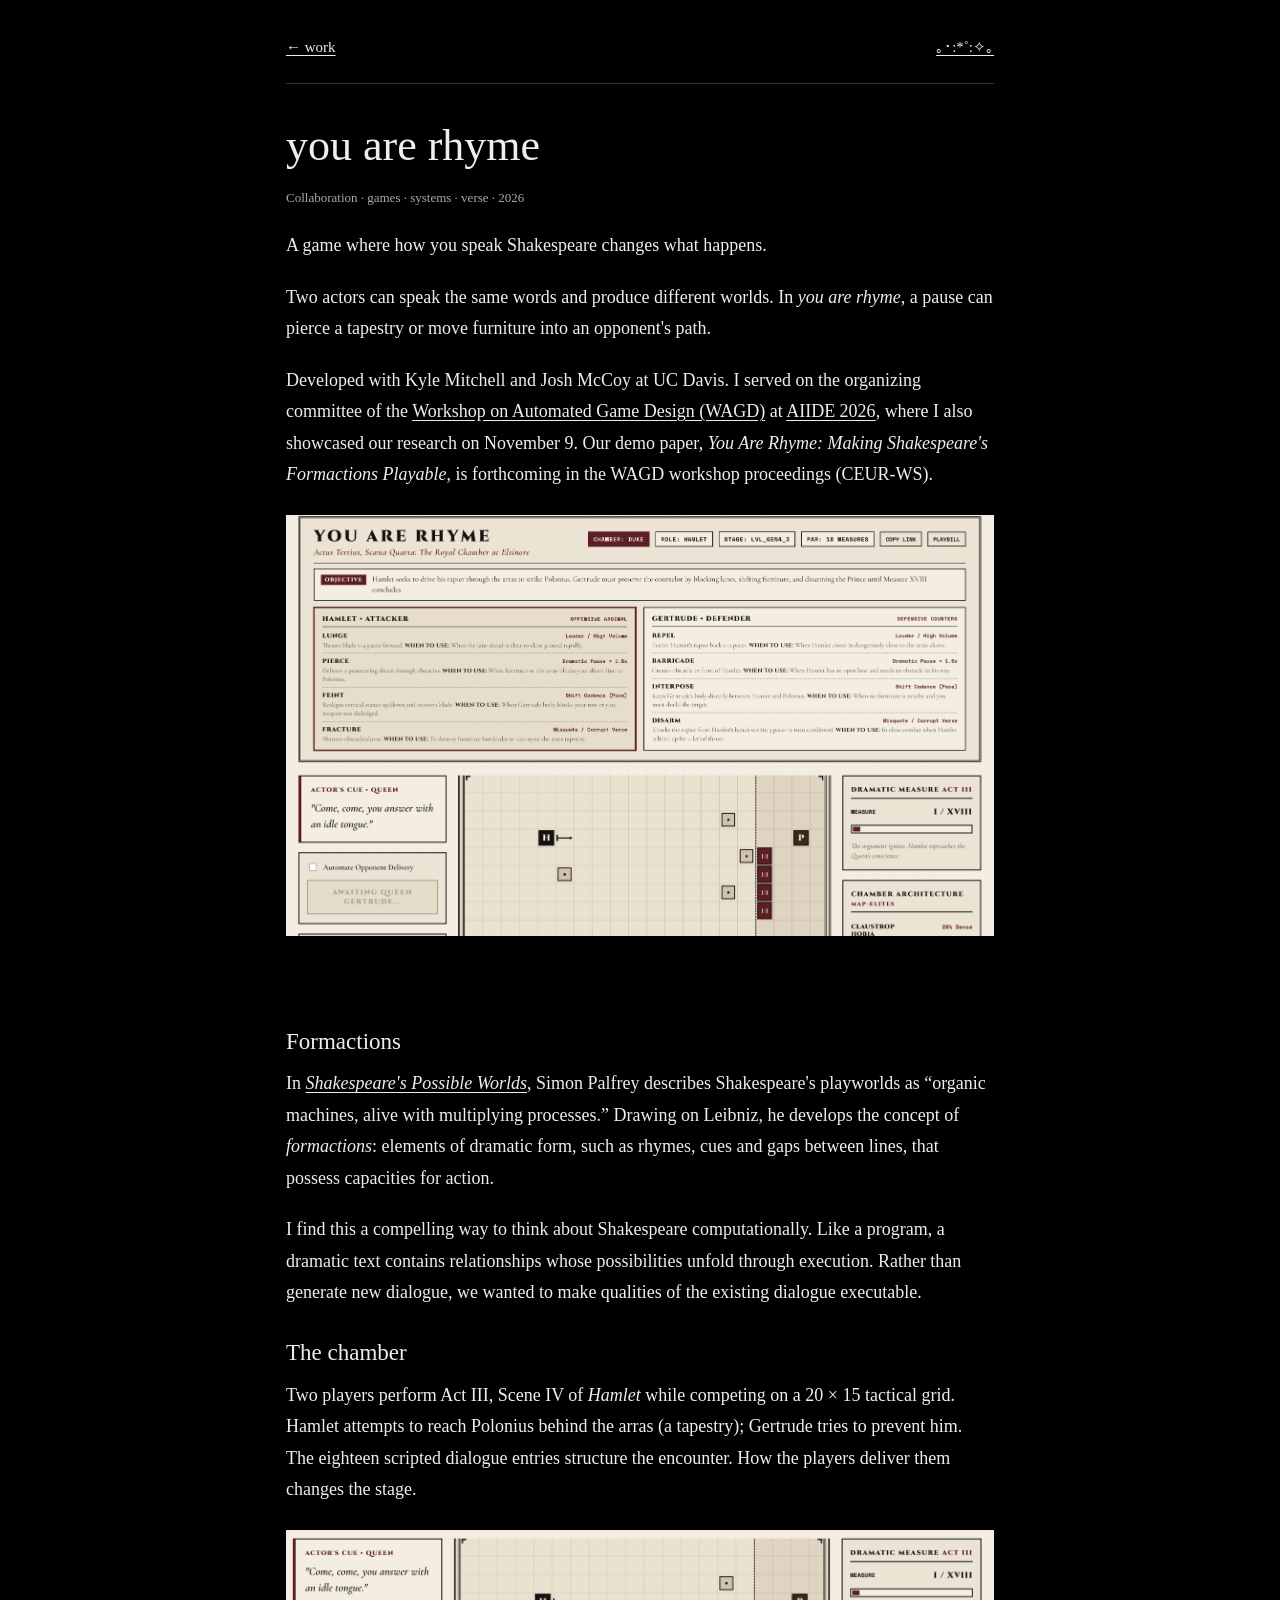
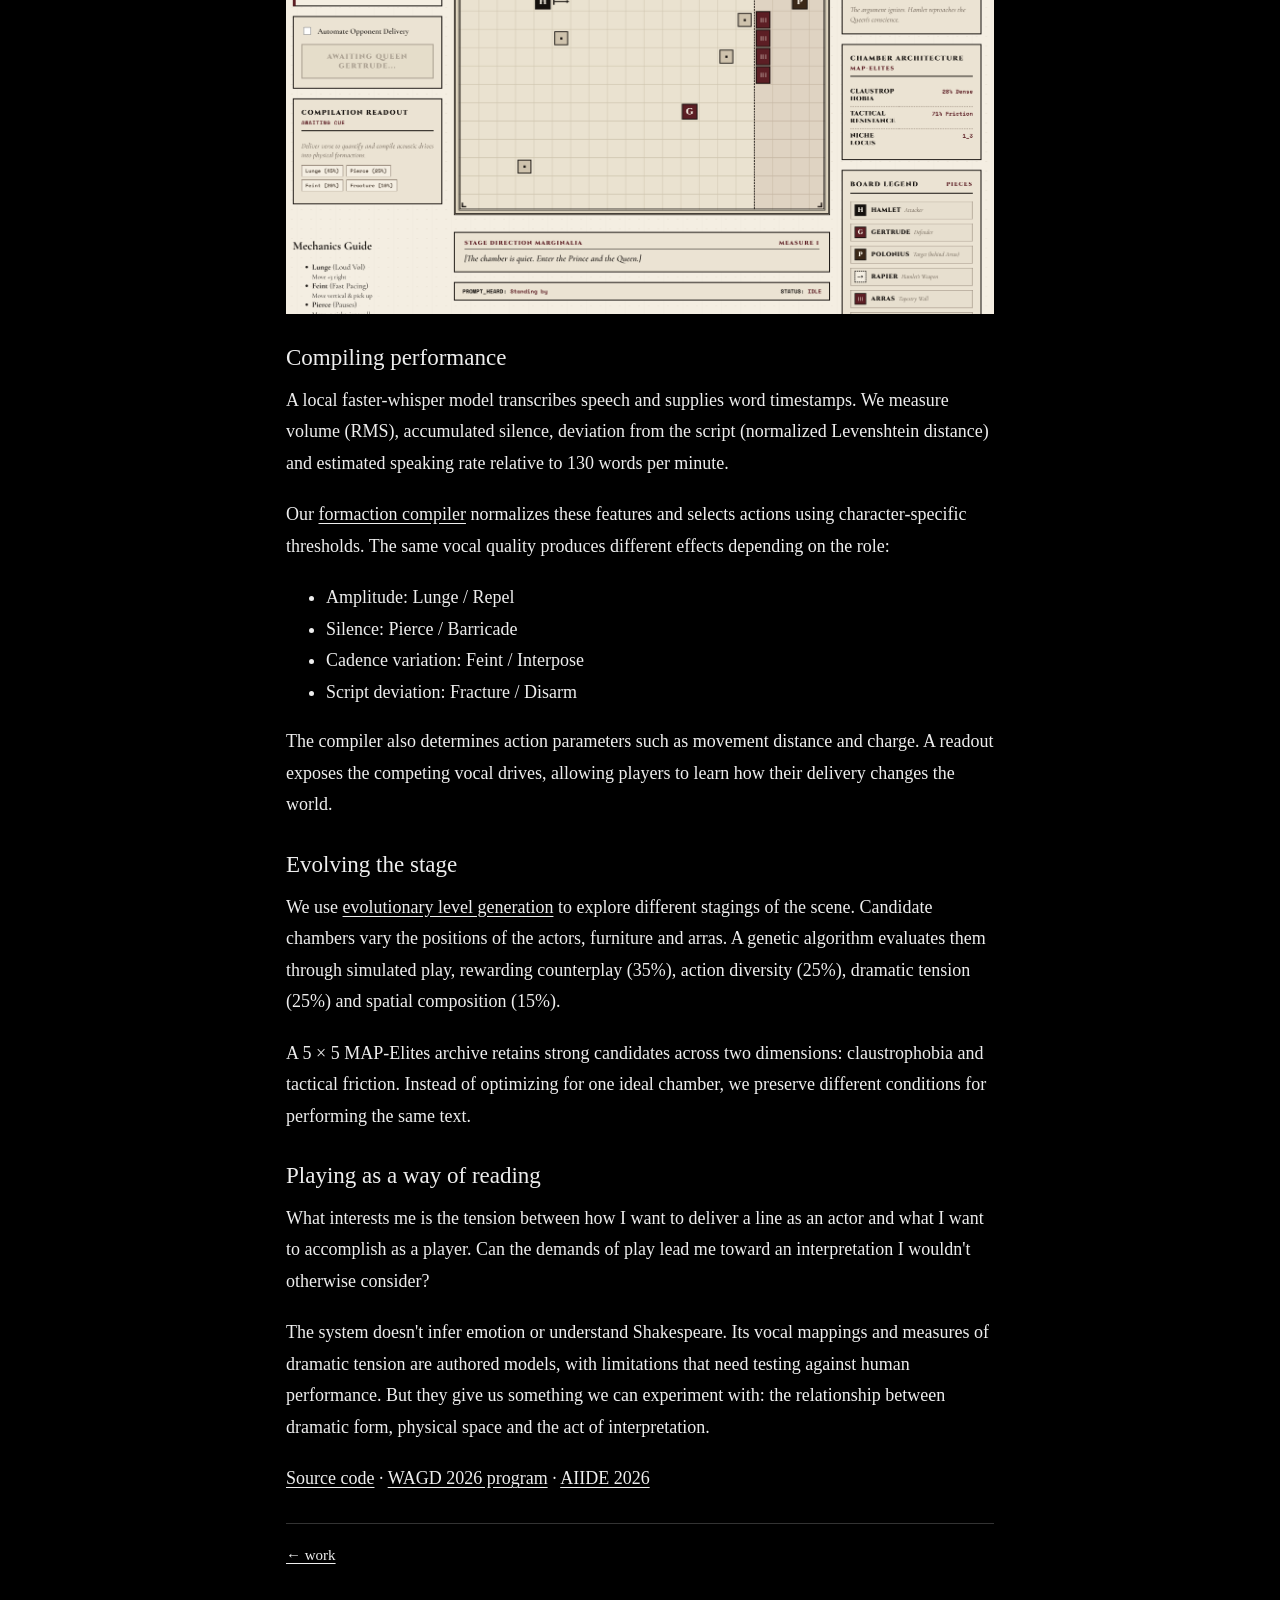
<file: works/you-are-rhyme.html>
<!doctype html>
<!-- Generated from approved Creative Archive content. -->
<html lang="en"><head><meta charset="utf-8"><meta name="viewport" content="width=device-width, initial-scale=1"><meta name="theme-color" content="#000000"><meta name="description" content="A game where how you speak Shakespeare changes what happens."><title>you are rhyme · Rachel Heleva</title><link rel="icon" type="image/svg+xml" href="../doorway-transparent.svg"><link rel="stylesheet" href="../archive.css"></head>
<body><main class="reading-page"><header class="reading-nav"><a href="../#work">← work</a><a href="../">｡･:*˚:✧｡</a></header><article class="reading-article"><h1>you are rhyme</h1><p class="meta">Collaboration · games · systems · verse · 2026</p>
<div class="archive-body">
<p>A game where how you speak Shakespeare changes what happens.</p>
<p>Two actors can speak the same words and produce different worlds. In <em>you are rhyme</em>, a pause can pierce a tapestry or move furniture into an opponent&#39;s path.</p>
<p>Developed with Kyle Mitchell and Josh McCoy at UC Davis. I served on the organizing committee of the <a href="https://wagd.site/">Workshop on Automated Game Design (WAGD)</a> at <a href="https://sites.google.com/view/aiide2026/home">AIIDE 2026</a>, where I also showcased our research on November 9. Our demo paper, <em>You Are Rhyme: Making Shakespeare&#39;s Formactions Playable</em>, is forthcoming in the WAGD workshop proceedings (CEUR-WS).</p>
<figure class="archive-media"><img src="../images/archive/4315bb3a5abe9235f5ac5de1-body-1-189fad4a6679f5ac.png" alt="Project documentation" loading="lazy" decoding="async"></figure>
<p><br></p>
<h2>Formactions</h2>
<p>In <a href="https://www.cambridge.org/core/books/shakespeares-possible-worlds/C459A49D345F2C8E216AB2FC815D2D7B"><em>Shakespeare&#39;s Possible Worlds</em></a>, Simon Palfrey describes Shakespeare&#39;s playworlds as “organic machines, alive with multiplying processes.” Drawing on Leibniz, he develops the concept of <em>formactions</em>: elements of dramatic form, such as rhymes, cues and gaps between lines, that possess capacities for action.</p>
<p>I find this a compelling way to think about Shakespeare computationally. Like a program, a dramatic text contains relationships whose possibilities unfold through execution. Rather than generate new dialogue, we wanted to make qualities of the existing dialogue executable.</p>
<h2>The chamber</h2>
<p>Two players perform Act III, Scene IV of <em>Hamlet</em> while competing on a 20 × 15 tactical grid. Hamlet attempts to reach Polonius behind the arras (a tapestry); Gertrude tries to prevent him. The eighteen scripted dialogue entries structure the encounter. How the players deliver them changes the stage.</p>
<figure class="archive-media"><img src="../images/archive/4315bb3a5abe9235f5ac5de1-body-2-06dbfd42e81d0704.png" alt="Project documentation" loading="lazy" decoding="async"></figure>
<h2>Compiling performance</h2>
<p>A local faster-whisper model transcribes speech and supplies word timestamps. We measure volume (RMS), accumulated silence, deviation from the script (normalized Levenshtein distance) and estimated speaking rate relative to 130 words per minute.</p>
<p>Our <a href="https://github.com/kdavidmitchell/you-are-rhyme/blob/kyle-multiplayer/server/dsl-compiler.js">formaction compiler</a> normalizes these features and selects actions using character-specific thresholds. The same vocal quality produces different effects depending on the role:</p>
<ul>
<li>Amplitude: Lunge / Repel</li>
<li>Silence: Pierce / Barricade</li>
<li>Cadence variation: Feint / Interpose</li>
<li>Script deviation: Fracture / Disarm</li>
</ul>
<p>The compiler also determines action parameters such as movement distance and charge. A readout exposes the competing vocal drives, allowing players to learn how their delivery changes the world.</p>
<h2>Evolving the stage</h2>
<p>We use <a href="https://github.com/kdavidmitchell/you-are-rhyme/blob/kyle-multiplayer/server/ga-runner.js">evolutionary level generation</a> to explore different stagings of the scene. Candidate chambers vary the positions of the actors, furniture and arras. A genetic algorithm evaluates them through simulated play, rewarding counterplay (35%), action diversity (25%), dramatic tension (25%) and spatial composition (15%).</p>
<p>A 5 × 5 MAP-Elites archive retains strong candidates across two dimensions: claustrophobia and tactical friction. Instead of optimizing for one ideal chamber, we preserve different conditions for performing the same text.</p>
<h2>Playing as a way of reading</h2>
<p>What interests me is the tension between how I want to deliver a line as an actor and what I want to accomplish as a player. Can the demands of play lead me toward an interpretation I wouldn&#39;t otherwise consider?</p>
<p>The system doesn&#39;t infer emotion or understand Shakespeare. Its vocal mappings and measures of dramatic tension are authored models, with limitations that need testing against human performance. But they give us something we can experiment with: the relationship between dramatic form, physical space and the act of interpretation.</p>
<p><a href="https://github.com/kdavidmitchell/you-are-rhyme">Source code</a> · <a href="https://wagd.site/">WAGD 2026 program</a> · <a href="https://sites.google.com/view/aiide2026/home">AIIDE 2026</a></p>
</div></article><footer><a href="../#work">← work</a></footer></main></body></html>
</file>
<file: archive.css>
:root { color-scheme: dark; background:#000; color:#eee; font-family:Georgia,"Times New Roman",serif; font-size:16px; }
* { box-sizing:border-box; }
body { margin:0; line-height:1.55; }
main { max-width:1080px; margin:auto; padding:48px 30px 32px; }
a { color:inherit; text-decoration:underline; text-underline-offset:3px; }
a:hover { color:#fff; }
button,select { font:inherit; color:inherit; }
button { cursor:pointer; }
:focus-visible { outline:2px solid #e8d5ff; outline-offset:4px; }
h1,h2,h3 { font-weight:normal; line-height:1.25; }
h1 { margin:8px 0 12px; font-size:clamp(32px,5vw,46px); }
h2 { font-size:23px; margin:0 0 16px; }
h3 { font-size:17px; margin:10px 0 3px; }
p { margin:0 0 12px; }
.site-head { margin-bottom:32px; }
.mark { background:none; border:0; padding:0; font-size:18px; }
.lenses { display:flex; flex-wrap:wrap; gap:7px; margin-bottom:16px; min-height:35px; }
.lens { display:inline-flex; border:1px solid #777; align-items:stretch; }
.lens button { background:transparent; border:0; padding:5px 11px; }
.lens button[aria-pressed=true] { background:#292929; }
.lens button[aria-pressed=false] { color:#aaa; text-decoration:line-through; }
.lens .priority { padding:5px 7px; border-left:1px solid #555; font-size:13px; color:#bbb; }
.lens[data-first=true] { border-color:#ddd; }
nav { font-size:15px; }
.activity { display:grid; grid-template-columns:1fr 1fr; gap:32px; padding:20px 0; border-block:1px solid #333; }
.activity h2 { font-size:19px; margin:0 0 8px; }
.activity ul { list-style:none; padding:0; margin:0; font-size:15px; color:#ccc; }
.activity li { margin-bottom:5px; }
main>section { padding:30px 0; border-bottom:1px solid #333; scroll-margin-top:18px; }
.gallery-head { display:flex; justify-content:space-between; align-items:baseline; gap:12px; margin-bottom:14px; }
.gallery-head h2 { margin:0; }
select { padding:4px 8px; border:1px solid #777; background:#111; font-size:14px; }
.gallery { display:grid; grid-template-columns:repeat(3,minmax(0,1fr)); gap:30px 22px; align-items:start; }
.work-card { min-width:0; overflow-wrap:anywhere; }
.work-card img { display:block; width:100%; height:auto; aspect-ratio:4 / 3; object-fit:cover; object-position:center; }
/* Preserve typography and interface details in text-heavy covers. Stable record IDs survive Notion re-exports. */
.work-card img[src*="/0503daef6a39eb7f2773a02c-"],
.work-card img[src*="/1a2ac2589b4827843c361178-"],
.work-card img[src*="/4315bb3a5abe9235f5ac5de1-"],
.work-card img[src*="/8bf024b51662966f88a02fa2-"] { object-fit:contain; background:#000; }
.work-card h3 { margin:8px 0 2px; }
.meta { font-size:13px; color:#aaa; }
#gallery-status { margin:14px 0 0; }
.project-details { margin-top:25px; }
details { border-top:1px solid #333; padding:10px 0; }
summary { cursor:pointer; }
.detail-wrap { max-width:760px; padding:20px 0; }
.shadows-heading h2 { margin:8px 0; }
.shadows-glyph { display:none; }
.detail-cover { margin:15px 0; }
.detail-cover img { max-width:280px; height:auto; }
.shadows-prose { max-width:72ch; }
.shadows-facts div { margin:10px 0; }
.shadows-facts dt { color:#aaa; font-size:14px; }
.shadows-facts dd { margin:0; }
.cv-intro { max-width:72ch; }
.home-intro { max-width:none; margin:0 0 18px; scroll-margin-top:18px; }
.home-intro p { margin:0; }
.cv-grid { display:grid; grid-template-columns:1fr 1fr; gap:18px 30px; margin-top:10px; }
.cv-grid ul { padding-left:18px; }
.cv-photo { margin:22px 0 0; }
.cv-photo img { display:block; width:100%; max-width:100%; height:auto; aspect-ratio: 5 / 2; object-fit:cover; object-position:50% 82%; }
@media(max-width:480px){.cv-photo img {aspect-ratio: 16 / 9; object-position:50% 75%;}}
.writing-entry { display:block; padding:12px 0; }
footer { padding-top:20px; }
@media(max-width:720px){main{padding:30px 18px}.gallery{grid-template-columns:repeat(2,minmax(0,1fr));gap:24px 14px}.activity,.cv-grid{grid-template-columns:1fr;gap:16px}}
@media(max-width:380px){.gallery{grid-template-columns:1fr}.lens button{padding-inline:7px}}

/* The star moves by changing characters, not by shifting an image. */
#reset { min-width: 8ch; text-align: left; white-space: nowrap; }

/* Quiet standalone reading pages, shared by projects and future essays. */
.reading-page {max-width:760px;padding:36px 26px 56px;}
.reading-nav {display:flex;justify-content:space-between;align-items:center;gap:16px;padding-bottom:24px;margin-bottom:34px;border-bottom:1px solid #333;font-size:15px;}
.reading-article {font-size:18px;line-height:1.75;overflow-wrap:anywhere;}
.reading-article h1 {font-size:clamp(30px,5vw,44px);margin:0 0 14px;}
.reading-article .shadows-deck {font-size:19px;color:#bbb;line-height:1.5;margin-bottom:24px;}
.reading-article .detail-cover {margin:24px 0 30px;}
.reading-article img {display:block;max-width:100%;height:auto;}
.reading-article .detail-cover img {width:280px;}
.reading-article p {margin:0 0 20px;}
.reading-article .shadows-facts {border-top:1px solid #333;margin:32px 0 0;padding:12px 0;font-size:16px;}
.reading-page footer {border-top:1px solid #333;margin-top:28px;font-size:15px;}
@media(max-width:480px){.reading-page{padding:24px 18px 40px}.reading-article{font-size:17px}.reading-nav{margin-bottom:24px}}

/* Generated Notion pages use the existing reading layout. */
.archive-body h2,.archive-body h3 {margin:30px 0 12px;}
.archive-body pre {white-space:pre-wrap;overflow-wrap:anywhere;padding:14px;border:1px solid #333;font-size:14px;}
.archive-body blockquote {margin:22px 0;padding-left:18px;border-left:1px solid #777;}
.archive-body hr {border:0;border-top:1px solid #333;margin:24px 0;}
.archive-media {margin:24px 0 30px;}
.archive-media img {width:100%;height:auto;}
.archive-media figcaption {font-size:14px;color:#aaa;margin-top:8px;}
</file>
<file: style.css>
:root{color-scheme:dark}*{box-sizing:border-box}html,body{margin:0;min-height:100%;background:#000;color:#fff}body{font-family:Georgia,"Times New Roman",serif;-webkit-font-smoothing:antialiased}button,a{color:inherit;font:inherit}button{border:0;background:none;cursor:pointer}a{text-decoration:none}button:focus-visible,a:focus-visible{outline:1px solid white;outline-offset:5px}[hidden]{display:none!important}.scene{width:100%;min-height:100svh;position:relative;overflow:hidden;background:#000}.route{min-height:100svh}.middle{position:absolute;left:50%;top:50%;transform:translate(-50%,-50%);text-align:center;width:min(80vw,420px);z-index:2;pointer-events:none}.middle h1{font-size:clamp(24px,3.4vw,43px);font-weight:400;letter-spacing:.06em;margin:10px 0 0;text-transform:lowercase}.middle p{font-size:clamp(12px,1.3vw,16px);font-style:italic;color:#c7c7c7;margin:12px 0 0}.mark{font-size:18px;white-space:nowrap}.stars{position:absolute;inset:0;pointer-events:none;background-image:radial-gradient(circle at 8% 18%,#fff 0 .65px,transparent 1px),radial-gradient(circle at 22% 72%,#fff 0 .8px,transparent 1px),radial-gradient(circle at 67% 23%,#fff 0 .65px,transparent 1px),radial-gradient(circle at 85% 64%,#fff 0 .7px,transparent 1px),radial-gradient(circle at 40% 88%,#fff 0 .6px,transparent 1px),radial-gradient(circle at 88% 37%,#fff 0 .7px,transparent 1px);opacity:.48}.trails{position:absolute;inset:0;pointer-events:none;background:radial-gradient(ellipse 40% 21% at 50% 50%,transparent 97%,rgba(255,255,255,.05) 98%,transparent 99%);transform:rotate(-31deg)}.ring{position:absolute;left:50%;top:50%;border-radius:50%;pointer-events:none;transform-origin:center}.ring-one{width:min(65vw,520px);height:min(65vw,520px);margin-left:calc(min(65vw,520px)/-2);margin-top:calc(min(65vw,520px)/-2);animation:spin 35s linear infinite}.ring-two{width:min(87vw,720px);height:min(87vw,720px);margin-left:calc(min(87vw,720px)/-2);margin-top:calc(min(87vw,720px)/-2);animation:reverseSpin 52s linear infinite}.ring-three{width:min(110vw,950px);height:min(110vw,950px);margin-left:calc(min(110vw,950px)/-2);margin-top:calc(min(110vw,950px)/-2);animation:spin 68s linear infinite}.charm{position:absolute;top:0;left:50%;transform:translateX(-50%);pointer-events:auto;display:flex;flex-direction:column;align-items:center;gap:6px;white-space:nowrap;opacity:.78;transition:opacity .3s;animation:counterSpin 35s linear infinite}.ring-two .charm{animation:counterReverse 52s linear infinite}.ring-three .charm{animation:counterSpin 68s linear infinite}.charm:hover,.charm:focus-visible{opacity:1}.glyph,.mystery span,.secret span{font:clamp(17px,1.5vw,24px)/1.5 Georgia,serif;color:white;text-shadow:0 0 7px #ffffff44;white-space:nowrap}.label,.mystery small,.secret small{font:12px Georgia,serif;letter-spacing:.08em;color:#e3e3e3;text-transform:lowercase}.mystery{position:absolute;left:12%;top:78%;z-index:4;touch-action:none;user-select:none}.mystery button,.secret{display:flex;flex-direction:column;align-items:center;gap:4px;opacity:.75}.mystery button:hover,.secret:hover{opacity:1}.secret{position:absolute;left:12%;top:78%;z-index:3;transform:translate(-50%,-50%)}.page{display:grid;place-items:center;padding:60px 20px}.page-body{width:min(90vw,540px);text-align:center}.page h2{font-size:clamp(28px,4vw,48px);font-weight:400;margin:15px 0 28px}.page p{font-size:clamp(15px,1.6vw,19px);line-height:1.8;color:#ddd}.page a{display:inline-block;margin:20px 10px 0;border-bottom:1px solid #666;padding-bottom:3px}.page article{padding:16px 0;border-top:1px solid #333}.page h3{font-weight:400;margin:5px 0}.page article p{margin:5px 0}@keyframes spin{to{transform:rotate(360deg)}}@keyframes reverseSpin{from{transform:rotate(360deg)}to{transform:rotate(0)}}@keyframes counterSpin{to{transform:translateX(-50%) rotate(-360deg)}}@keyframes counterReverse{from{transform:translateX(-50%) rotate(-360deg)}to{transform:translateX(-50%) rotate(0)}}@media(max-width:700px){.ring-one{width:58vw;height:58vw;margin-left:-29vw;margin-top:-29vw}.ring-two{width:82vw;height:82vw;margin-left:-41vw;margin-top:-41vw}.ring-three{width:110vw;height:110vw;margin-left:-55vw;margin-top:-55vw}.mystery{left:9%;top:84%}.secret{left:9%;top:84%}}@media(prefers-reduced-motion:reduce){.ring,.charm{animation:none!important}}
/* About: a spare editorial layout, distinct from the galaxy. */
.about-page{background:#000;color:#fff;padding:clamp(28px,5vw,72px) 28px 52px}
.about-wrap{max-width:1060px;margin:0 auto}
.about-head{display:grid;grid-template-columns:1fr auto 1fr;align-items:start;margin-bottom:46px}
.about-back{justify-self:start;font-size:22px;line-height:1;padding:7px 0;color:#ddd}
.about-heading{text-align:center}
.about-heading .mark{font-size:17px}
.about-heading h2{font-size:clamp(29px,3vw,40px);font-weight:400;letter-spacing:.025em;margin:8px 0 0}
.about-intro{max-width:970px;margin:0 auto 76px}
.about-intro p{font-size:clamp(17px,1.65vw,21px);line-height:1.62;letter-spacing:.005em;margin:0 0 21px;text-align:left;color:#f0f0f0}
.about-columns{display:grid;grid-template-columns:repeat(2,minmax(0,1fr));gap:58px 90px;max-width:970px;margin:0 auto}
.about-column h3{font-weight:400;font-size:clamp(20px,2vw,26px);margin:0 0 20px;text-align:center}
.about-column ul{list-style:none;padding:0;margin:0}
.about-column li{font-size:clamp(15px,1.4vw,18px);line-height:1.65;color:#cecece}
.about-column a{display:inline-flex;gap:9px;align-items:baseline;border-bottom:1px solid #555;transition:border-color .2s,color .2s}
.about-column a:hover{color:#fff;border-bottom-color:#fff}
.about-column a span{font-size:.75em;opacity:.75}
.about-footer{text-align:center;margin:95px 0 0;font-size:15px;color:#aaa}
.about-footer a:hover{color:#fff}
@media(max-width:640px){
.about-page{padding:30px 23px 45px}
.about-head{margin-bottom:44px}
.about-intro{margin-bottom:56px}
.about-intro p{font-size:17px;line-height:1.65}
.about-columns{grid-template-columns:1fr;gap:42px}
.about-column h3{text-align:left;margin-bottom:13px}
.about-footer{margin-top:70px}
}

/* Compact, CV-like About page */
.about-cv{background:#000;padding:30px clamp(20px,5vw,60px) 46px;display:block}
.about-cv[hidden]{display:none!important}
.cv-wrap{width:min(100%,890px);margin:0 auto}
.cv-header{display:grid;grid-template-columns:1fr auto 1fr;align-items:start;margin:0 0 28px}
.cv-back{justify-self:start;font-size:20px;line-height:1.5;color:#ddd}
.cv-title{text-align:center}.cv-title .mark{display:block;font-size:15px}
.cv-title h2{font-size:27px;font-weight:400;line-height:1.2;margin:5px 0 0;letter-spacing:.02em}
.cv-intro{max-width:850px;margin:0 auto 47px}
.cv-intro p{margin:0 0 14px;text-align:left;font-size:16px;line-height:1.62;color:#eee}
.about-cv a:not(.cv-back){text-decoration:underline;text-decoration-color:#6b6b6b;text-underline-offset:3px}
.about-cv a:hover{text-decoration-color:white}
.cv-grid{display:grid;grid-template-columns:repeat(2,minmax(0,1fr));gap:36px 58px}
.cv-group h3{font-size:21px;font-weight:400;margin:0 0 14px;text-align:center;letter-spacing:.01em}
.cv-group ul{list-style:none;margin:0;padding:0}
.cv-group li{font-size:14px;color:#d0d0d0;line-height:1.65;margin:0 0 5px}
.cv-footer{text-align:center;margin:57px 0 0;font-size:14px}
@media(max-width:600px){.about-cv{padding:22px 20px 36px}.cv-header{margin-bottom:27px}.cv-intro p{font-size:15px}.cv-grid{grid-template-columns:1fr;gap:30px}.cv-group h3{text-align:left;margin-bottom:10px}.cv-footer{margin-top:40px}}

/* Personal performance photograph beneath the About CV */
.cv-photo{width:min(100%,820px);aspect-ratio:3/1;margin:58px auto 0;padding:0;overflow:hidden;text-align:center}
.cv-photo img{display:block;width:100%;height:100%;object-fit:cover;object-position:center 55%}
@media(max-width:600px){.cv-photo{margin-top:42px}}

/* Keep the three orbiting charms gathered close to the centered name. */
.ring-one{width:min(48vw,390px);height:min(48vw,390px);margin-left:calc(min(48vw,390px)/-2);margin-top:calc(min(48vw,390px)/-2)}
.ring-two{width:min(62vw,510px);height:min(62vw,510px);margin-left:calc(min(62vw,510px)/-2);margin-top:calc(min(62vw,510px)/-2)}
.ring-three{width:min(76vw,640px);height:min(76vw,640px);margin-left:calc(min(76vw,640px)/-2);margin-top:calc(min(76vw,640px)/-2)}
.mystery{left:26%;top:76%}.secret{left:26%;top:76%}
@media(max-width:700px){
.ring-one{width:67vw;height:67vw;margin-left:-33.5vw;margin-top:-33.5vw}
.ring-two{width:90vw;height:90vw;margin-left:-45vw;margin-top:-45vw}
.ring-three{width:116vw;height:116vw;margin-left:-58vw;margin-top:-58vw}
.mystery{left:14%;top:81%}.secret{left:14%;top:81%}
}

/* Contact: tighter viewport-aware orbit and a lower starting phase. */
.ring-three{
  width:min(72vw,62svh,480px);
  height:min(72vw,62svh,480px);
  margin-left:calc(min(72vw,62svh,480px)/-2);
  margin-top:calc(min(72vw,62svh,480px)/-2);
  animation:contactOrbit 68s linear infinite;
}
.ring-three .charm{animation:contactUpright 68s linear infinite}
@keyframes contactOrbit{
  from{transform:rotate(125deg)}
  to{transform:rotate(485deg)}
}
@keyframes contactUpright{
  from{transform:translateX(-50%) rotate(-125deg)}
  to{transform:translateX(-50%) rotate(-485deg)}
}
@media(max-width:700px){
  .ring-three{
    width:min(88vw,62svh,450px);
    height:min(88vw,62svh,450px);
    margin-left:calc(min(88vw,62svh,450px)/-2);
    margin-top:calc(min(88vw,62svh,450px)/-2)
  }
}
@media(prefers-reduced-motion:reduce){
  .ring-three{transform:rotate(125deg)}
  .ring-three .charm{transform:translateX(-50%) rotate(-125deg)}
}

/* A quiet statement of practice beneath the poetic tagline. */
.middle .identity{font-size:clamp(11px,1.05vw,14px);font-style:normal;letter-spacing:.05em;color:#f0f0f0;margin-top:17px}
.middle .worlds{font-size:clamp(10px,.95vw,12px);font-style:italic;letter-spacing:.02em;color:#999;margin-top:6px}

/* The early mystery/secret prototype has been retired. */
.mystery,.secret{display:none!important}

/* p5.js owns the motion. HTML remains responsible for text and navigation. */
.scene .galaxy-canvas{position:absolute!important;inset:0;display:block;z-index:0;pointer-events:none}
.scene.p5-ready .stars,.scene.p5-ready .trails{display:none}
.scene.p5-ready .ring,
.scene.p5-ready .ring-one,
.scene.p5-ready .ring-two,
.scene.p5-ready .ring-three{
  position:static;width:0;height:0;margin:0;padding:0;
  transform:none;animation:none;border:0
}
.scene.p5-ready .charm,
.scene.p5-ready .ring-two .charm,
.scene.p5-ready .ring-three .charm{
  position:absolute;z-index:3;left:50%;top:50%;
  transform:translate(-50%,-50%);
  animation:none;pointer-events:auto;
  transition:opacity .25s ease;
}
.scene.p5-ready .charm .glyph{font-size:clamp(17px,1.5vw,24px)}
@media(max-width:700px){
 .scene.p5-ready .charm .glyph{font-size:17px}
 .scene.p5-ready .middle{width:min(85vw,420px)}
}

/* Selected work: square, image-led gallery */
.work-gallery{display:block;background:#000;color:#f5f5f5;padding:32px clamp(22px,5vw,68px) 75px}
.work-wrap{max-width:1160px;margin:auto}
.work-head{display:grid;grid-template-columns:1fr auto 1fr;align-items:start;text-align:center;margin:4px 0 58px}
.work-head .mark{display:block;font-size:17px}
.work-head h2{font-size:clamp(29px,3vw,42px);font-weight:400;letter-spacing:.035em;margin:8px 0}
.work-head p{font-size:15px;line-height:1.6;color:#b8b8b8;margin:12px 0 0}
.work-back{justify-self:start;font-size:22px;line-height:1.5}
.project-grid{display:grid;grid-template-columns:repeat(3,minmax(0,1fr));gap:34px 22px}
.project-card{display:block;min-width:0}
.project-square{position:relative;aspect-ratio:1/1;background:#080808;overflow:hidden;border:1px solid #242424}
.project-square img{width:100%;height:100%;display:block;object-fit:cover;transition:transform .45s ease,opacity .45s ease;opacity:.9}
.project-overlay{position:absolute;inset:0;background:rgba(0,0,0,.5);color:white;display:grid;place-items:center;font-size:13px;letter-spacing:.05em;opacity:0;transition:opacity .25s ease}
.project-card:hover img,.project-card:focus-visible img{transform:scale(1.045);opacity:1}
.project-card:hover .project-overlay,.project-card:focus-visible .project-overlay{opacity:1}
.project-meta{padding:13px 1px 0;display:flex;flex-direction:column;gap:6px}
.project-meta h3{font-size:17px;line-height:1.4;margin:0;font-weight:400}
.project-meta span{font-size:12px;line-height:1.4;color:#aaa}
.work-note{font-size:12px;color:#777;margin:50px 0 0;text-align:center;line-height:1.5}
.work-home{display:block;text-align:center;margin:40px auto 0;font-size:15px;text-decoration:underline;text-underline-offset:5px}
.project-detail{background:#000;padding:35px 24px 100px}
.detail-wrap{max-width:900px;margin:0 auto}
.detail-back{display:inline-block;margin:0 0 30px;font-size:15px;color:#ccc;text-decoration:underline;text-underline-offset:4px}
.detail-cover{width:min(100%,490px);margin:0 auto 38px}
.detail-cover img{display:block;width:100%;height:auto;aspect-ratio:1;object-fit:cover}
.detail-copy{text-align:center;max-width:650px;margin:auto}
.detail-kind{color:#aaa;font-size:13px;letter-spacing:.06em}
.detail-copy h2{font-size:clamp(26px,3.3vw,43px);font-weight:400;line-height:1.2;margin:15px 0 18px}
.detail-copy p{font-size:17px;line-height:1.7;color:#d6d6d6}
.detail-copy .detail-note{font-size:12px;color:#888;margin-top:32px}
@media(max-width:780px){.project-grid{grid-template-columns:repeat(2,minmax(0,1fr));gap:30px 16px}.work-head{margin-bottom:38px}}
@media(max-width:480px){.work-gallery{padding:25px 17px 55px}.project-grid{gap:24px 12px}.project-meta h3{font-size:14px}.project-meta span{font-size:11px}.work-head p{max-width:250px;margin:10px auto 0}.project-square{border-color:#242424}}
@media(prefers-reduced-motion:reduce){.project-square img,.project-overlay{transition:none}}

/* Two-project edition: balanced two-column square gallery. */
.project-grid{grid-template-columns:repeat(2,minmax(0,1fr));max-width:860px;margin:0 auto}
@media(max-width:480px){.project-grid{grid-template-columns:repeat(2,minmax(0,1fr))}}

/* In Countless Shadows: editorial project essay; one quiet ornamental mark. */
.shadows-detail .detail-wrap{max-width:900px}
.shadows-essay{max-width:760px;margin:0 auto}
.shadows-heading{text-align:center;margin:18px auto 37px}
.shadows-heading .shadows-glyph{font:20px Georgia,serif;color:#eee;display:block;margin:0 0 15px}
.shadows-heading h2{font-size:clamp(31px,4.5vw,52px);font-weight:400;letter-spacing:.015em;line-height:1.2;margin:0 0 17px}
.shadows-heading .shadows-deck{font-size:clamp(16px,1.8vw,20px);line-height:1.5;font-style:italic;color:#cfcfcf;max-width:620px;margin:0 auto}
.shadows-detail .detail-cover{width:min(100%,460px);margin:0 auto 43px}
.shadows-prose{max-width:660px;margin:0 auto;text-align:left}
.shadows-prose p{font-size:clamp(16px,1.55vw,18px);line-height:1.82;color:#ddd;margin:0 0 23px}
.shadows-prose .shadows-question{font-size:clamp(20px,2.1vw,26px);color:#fff;line-height:1.4;margin:0 0 27px}
.shadows-facts{max-width:660px;margin:35px auto 0;padding:23px 0 0;border-top:1px solid #303030}
.shadows-facts div{display:grid;grid-template-columns:90px minmax(0,1fr);gap:16px;margin-bottom:12px}
.shadows-facts dt{font-size:14px;color:#999}
.shadows-facts dd{font-size:14px;color:#f0f0f0;margin:0;overflow-wrap:anywhere}
.shadows-facts a{text-decoration:underline;text-underline-offset:4px;text-decoration-color:#666}
.shadows-facts a:hover{text-decoration-color:#fff}
@media(max-width:600px){.shadows-heading{margin-top:8px}.shadows-prose p{line-height:1.75}.shadows-facts div{grid-template-columns:75px minmax(0,1fr)}}

/* Scroll to discover: the quiet galaxy opens onto a full-width work gallery. */
.scroll-discover{position:absolute;z-index:4;bottom:clamp(20px,4svh,45px);left:50%;transform:translateX(-50%);display:flex;align-items:center;flex-direction:column;gap:9px;padding:9px 17px;color:#bcbcbc;font:12px Georgia,serif;letter-spacing:.09em;opacity:.8;transition:opacity .2s}
.scroll-discover span:last-child{font-size:23px;font-weight:400;line-height:1}
.scroll-discover:hover,.scroll-discover:focus-visible{opacity:1;color:white}
.home-gallery{background:#000;color:#f5f5f5;padding:clamp(58px,9vw,115px) clamp(20px,6vw,78px) 85px;min-height:90svh;border-top:1px solid #121212}
.home-gallery-wrap{max-width:1100px;margin:0 auto}
.home-gallery-head{text-align:center;margin:0 auto 55px}
.home-gallery-head .mark{display:block;font-size:17px;margin-bottom:15px}
.home-gallery-head h2{font-size:clamp(30px,3.7vw,47px);font-weight:400;letter-spacing:.03em;margin:0 0 13px}
.home-gallery-head p{font:italic 16px/1.5 Georgia,serif;color:#bbb;margin:0}
.home-project-grid{max-width:990px;gap:clamp(18px,4vw,48px)}
.home-project-grid .project-meta{padding-top:18px;gap:7px}
.home-project-grid .project-meta h3{font-size:clamp(18px,2vw,24px)}
.home-project-grid .project-meta span{font-size:13px}
.home-project-grid .project-meta p{font-size:14px;line-height:1.6;color:#bcbcbc;margin:3px 0 0}
.gallery-top-link{display:block;width:fit-content;margin:72px auto 0;font-size:13px;color:#aaa;text-decoration:underline;text-decoration-color:#555;text-underline-offset:5px}
.gallery-top-link:hover{color:#fff}
@media(max-width:600px){
 .home-gallery{padding:56px 21px 66px}
 .home-project-grid{grid-template-columns:1fr;max-width:430px;gap:44px}
 .home-gallery-head{margin-bottom:36px}
 .home-gallery-head p{font-size:14px}
 .scroll-discover{bottom:17px;font-size:11px}
 .home-project-grid .project-meta h3{font-size:20px}
}

/* Fourth p5.js orbit: no CSS spin or fixed orbit shape once the sketch loads. */
.scene.p5-ready .ring-four{position:static;width:0;height:0;margin:0;padding:0;transform:none;animation:none}
.scene.p5-ready .ring-four .charm{position:absolute;z-index:3;left:22%;top:68%;transform:translate(-50%,-50%);animation:none;pointer-events:auto;transition:opacity .25s ease}
.ring-four{position:absolute;left:50%;top:50%;width:min(68vw,480px);height:min(68vw,480px);margin-left:calc(min(68vw,480px)/-2);margin-top:calc(min(68vw,480px)/-2);pointer-events:none;animation:reverseSpin 61s linear infinite}
.ring-four .charm{animation:counterReverse 61s linear infinite}
@media(prefers-reduced-motion:reduce){.ring-four,.ring-four .charm{animation:none!important}}
/* Writings is an index of essays, not a second gallery of invented covers. */
.writings-section{max-width:990px;margin:clamp(85px,12vw,150px) auto 0;padding:clamp(72px,8vw,110px) 0 0;border-top:1px solid #292929;scroll-margin-top:22px}
.writings-heading{text-align:center;margin-bottom:40px}
.writings-heading .mark{display:block;font-size:18px;margin-bottom:12px}
.writings-heading h2{font-size:clamp(30px,3.7vw,47px);font-weight:400;letter-spacing:.03em;margin:0 0 12px}
.writings-heading p{font:italic 16px/1.5 Georgia,serif;color:#bbb;margin:0}
.writings-list{max-width:730px;margin:0 auto}
.writing-soon{border-top:1px solid #333;border-bottom:1px solid #333;min-height:185px;display:flex;flex-direction:column;gap:12px;align-items:center;justify-content:center;color:#bcbcbc}
.writing-soon-mark{font-size:24px;color:#ddd}
.writing-soon p{font:italic 16px Georgia,serif;letter-spacing:.02em;margin:0}
.writing-entry{display:block;padding:28px 4px 32px;border-top:1px solid #333}
.writing-entry:last-child{border-bottom:1px solid #333}
.writing-entry time{font-size:12px;color:#999;letter-spacing:.04em}
.writing-entry h3{font-size:clamp(21px,2.2vw,29px);font-weight:400;margin:9px 0}
.writing-entry p{font-size:15px;line-height:1.65;color:#bdbdbd;margin:0}
.writing-entry:hover h3,.writing-entry:focus-visible h3{text-decoration:underline;text-underline-offset:5px}
@media(max-width:600px){.writings-section{margin-top:85px;padding-top:63px}.writings-heading{margin-bottom:28px}.writings-heading p{font-size:14px}.writing-soon{min-height:150px}}
/* Optional standalone essay layout shares the site's dark editorial typography. */
.essay-page{background:#000;color:#ededed;min-height:100svh;padding:32px 22px 110px}
.essay-wrap{max-width:740px;margin:0 auto}
.essay-back{font-size:14px;color:#aaa;text-decoration:underline;text-underline-offset:5px}
.essay-header{text-align:center;margin:80px auto 60px}
.essay-header time{color:#aaa;font-size:13px}
.essay-header h1{font-weight:400;font-size:clamp(32px,5vw,54px);margin:16px 0}
.essay-header .essay-deck{font-size:18px;color:#bbb;font-style:italic;line-height:1.5}
.essay-body{font-size:clamp(17px,1.7vw,19px);line-height:1.85}
.essay-body p{margin:0 0 26px}.essay-body h2{font-size:28px;font-weight:400;margin:54px 0 20px}
.essay-body a{text-decoration:underline;text-underline-offset:4px}
.essay-body img{display:block;width:100%;height:auto;margin:36px 0}

/* Dedicated scene-sized coordinate space for the fourth orbit (p5 independent). */
.scene .ring-four.writings-orbit-ready,
.scene.p5-ready .ring-four.writings-orbit-ready{
  position:absolute;inset:0;left:0;top:0;width:100%;height:100%;
  margin:0;transform:none;animation:none;pointer-events:none;
}
.scene .ring-four.writings-orbit-ready .charm,
.scene.p5-ready .ring-four.writings-orbit-ready .charm{
  position:absolute;left:25%;top:70%;z-index:3;
  transform:translate(-50%,-50%);animation:none;pointer-events:auto;
}
/* Before JS starts, the fourth charm should still be visible off-center. */
.scene .ring-four:not(.writings-orbit-ready){transform:rotate(55deg)}

/* Small project-specific glyphs lead the third line of each selected-work card. */
.home-project-grid .project-meta .project-blurb{display:flex;align-items:baseline;gap:10px}
.home-project-grid .project-blurb-glyph{flex:none;font:17px/1 Georgia,serif;color:#ddd;white-space:nowrap}

/* All orbiting buttons share a full-scene coordinate system controlled by p5.
   These override legacy nested spinning rings, including the fourth glyph. */
.scene.orbit-managed .ring,
.scene.orbit-managed .ring-one,
.scene.orbit-managed .ring-two,
.scene.orbit-managed .ring-three,
.scene.orbit-managed .ring-four{
  position:absolute!important;inset:0!important;left:0!important;top:0!important;
  width:100%!important;height:100%!important;margin:0!important;padding:0!important;
  transform:none!important;animation:none!important;pointer-events:none!important;
}
.scene.orbit-managed .ring .charm,
.scene.orbit-managed .ring-two .charm,
.scene.orbit-managed .ring-three .charm,
.scene.orbit-managed .ring-four .charm{
  position:absolute!important;z-index:3!important;display:flex!important;
  transform:translate(-50%,-50%)!important;animation:none!important;
  pointer-events:auto!important;
}

/* Compact biography, a thin band of social links, and the performance photograph. */
.home-about{max-width:990px;margin:clamp(85px,12vw,145px) auto 0;padding:clamp(65px,8vw,102px) 0 0;border-top:1px solid #292929;scroll-margin-top:24px}
.home-about-inner{max-width:820px;margin:auto}
.home-about-copy{text-align:center}
.home-about .mark{display:block;margin-bottom:12px;font-size:17px}
.home-about h2{font-size:clamp(30px,3.7vw,47px);font-weight:400;letter-spacing:.03em;margin:0 0 25px}
.home-about-intro{max-width:670px;margin:0 auto 24px;font-size:clamp(16px,1.6vw,19px);line-height:1.65;color:#ddd}
.home-about-readmore{color:#fff;text-decoration:underline;text-decoration-color:#666;text-underline-offset:5px;white-space:nowrap}
.home-about-readmore:hover{text-decoration-color:#fff}
.home-about-facts{list-style:none;max-width:670px;padding:0;margin:0 auto 30px;display:grid;gap:9px}
.home-about-facts li{font-size:14px;line-height:1.55;color:#bcbcbc}
.home-about-facts li::before{content:"✧";font-size:12px;color:#bbb;margin-right:9px}
.home-about-socials{border-top:1px solid #333;border-bottom:1px solid #333;display:flex;justify-content:center;flex-wrap:wrap;gap:0;margin:0 auto 34px;max-width:780px}
.home-about-socials a{padding:14px clamp(11px,1.7vw,22px);font-size:13px;color:#ccc;white-space:nowrap;transition:color .2s}
.home-about-socials a:hover,.home-about-socials a:focus-visible{color:#fff;text-decoration:underline;text-underline-offset:5px}
.home-about-photo{width:100%;max-width:1100px;aspect-ratio:3/1;margin:0 auto;overflow:hidden}
.home-about-photo img{display:block;width:100%;height:100%;object-fit:cover;object-position:center 55%}
@media(max-width:600px){.home-about{margin-top:85px;padding-top:65px}.home-about h2{margin-bottom:18px}.home-about-facts li{font-size:13px}.home-about-socials{margin-bottom:25px}.home-about-socials a{padding:12px 11px;font-size:12px}}

/* Force the full About CV photograph to match the panoramic homepage image. */
.about-cv .cv-photo{
  display:block;
  width:100%;
  max-width:890px;
  height:auto;
  aspect-ratio:3 / 1;
  overflow:hidden;
  margin:58px auto 0;
}
.about-cv .cv-photo > img{
  display:block;
  width:100%;
  height:100%;
  max-width:none;
  aspect-ratio:auto;
  object-fit:cover;
  object-position:center 55%;
}
@media(max-width:600px){.about-cv .cv-photo{margin-top:42px}}

/* Projection-light interaction palette: color belongs to actions, never the idle interface. */
:root{--signal-pink:#f5a1dc;--signal-blue:#83b9ff;--signal-violet:#ba9bfd}
.scene .charm{isolation:isolate;transition:opacity .2s ease,filter .25s ease}
.scene .charm::before{
  content:"";position:absolute;z-index:-1;inset:-11px -24px;
  border-radius:50%;pointer-events:none;opacity:0;
  background:radial-gradient(ellipse at 35% 48%,rgba(245,161,220,.20),transparent 62%),
             radial-gradient(ellipse at 75% 45%,rgba(94,157,255,.18),transparent 65%);
  filter:blur(11px);transition:opacity .26s ease;
}
.scene .charm .glyph,.scene .charm .label{transition:color .22s ease,text-shadow .22s ease}
.scene .charm:hover::before,.scene .charm:focus-visible::before{opacity:1}
.scene .charm:hover .glyph,.scene .charm:focus-visible .glyph{
  color:var(--signal-pink);
  text-shadow:0 0 9px rgba(245,161,220,.6),0 0 21px rgba(131,185,255,.35);
}
.scene .charm:hover .label,.scene .charm:focus-visible .label{color:var(--signal-blue)}
.scene .charm:active::before{opacity:1}
.scene .charm:active .glyph{color:#fff;text-shadow:0 0 13px var(--signal-blue),0 0 25px var(--signal-pink)}
.scene .charm:active .label{color:#fff}
.scene .charm:focus-visible{outline-color:var(--signal-blue);outline-offset:9px}
/* Subtle color response throughout the accessible, text-led pages. */
.home-about-socials a,.cv-group a,.home-about-readmore,
.detail-back,.work-home,.gallery-top-link,.cv-back,.cv-footer a,
.essay-back,.page a,.writing-entry,.writing-entry h3{
  transition:color .2s ease,text-decoration-color .2s ease,text-shadow .2s ease,border-color .2s ease;
}
.home-about-socials a:hover,.home-about-socials a:focus-visible,
.cv-group a:hover,.cv-group a:focus-visible,
.home-about-readmore:hover,.home-about-readmore:focus-visible,
.gallery-top-link:hover,.gallery-top-link:focus-visible,
.cv-back:hover,.cv-back:focus-visible,.cv-footer a:hover,
.detail-back:hover,.detail-back:focus-visible,
.work-home:hover,.work-home:focus-visible,
.page a:hover,.page a:focus-visible,.essay-back:hover,.essay-back:focus-visible{
  color:var(--signal-pink);text-decoration-color:var(--signal-blue);
  text-shadow:0 0 12px rgba(245,161,220,.22);
}
.home-about-socials a:active,.cv-group a:active,.home-about-readmore:active,
.gallery-top-link:active,.cv-back:active,.detail-back:active,.page a:active{
  color:var(--signal-blue);text-shadow:0 0 14px rgba(131,185,255,.50);
}
.project-card:hover .project-meta h3,.project-card:focus-visible .project-meta h3,
.writing-entry:hover h3,.writing-entry:focus-visible h3{color:var(--signal-pink)}
.project-card .project-meta h3{transition:color .25s ease}
.project-card:hover .project-square,.project-card:focus-visible .project-square{
  border-color:rgba(245,161,220,.5);
  box-shadow:0 0 0 1px rgba(131,185,255,.18),0 0 28px rgba(245,161,220,.10);
}
.project-card:active .project-square{border-color:var(--signal-blue);box-shadow:0 0 26px rgba(131,185,255,.22)}
.project-square{transition:border-color .25s ease,box-shadow .25s ease}
.scroll-discover:hover,.scroll-discover:focus-visible{color:var(--signal-pink);text-shadow:0 0 12px rgba(245,161,220,.4)}
.scroll-discover:active{color:var(--signal-blue)}
@media(prefers-reduced-motion:reduce){
  .scene .charm,.scene .charm::before,.scene .charm .glyph,.scene .charm .label,
  .project-square,.project-card .project-meta h3{transition:none!important}
}

/* More legible projection-light signals. The previous glow was too faint at glyph scale. */
.scene.orbit-managed .ring .charm:hover,
.scene.orbit-managed .ring .charm:focus-visible{
  opacity:1!important;
  filter:drop-shadow(0 0 7px rgba(255,87,210,.68)) drop-shadow(0 0 17px rgba(64,155,255,.45));
}
.scene.orbit-managed .ring .charm:hover .glyph,
.scene.orbit-managed .ring .charm:focus-visible .glyph{
  color:#ff6bd0!important;
  text-shadow:0 0 7px #ff61d0,0 0 19px rgba(255,70,197,.75),0 0 28px rgba(64,140,255,.7)!important;
}
.scene.orbit-managed .ring .charm:hover .label,
.scene.orbit-managed .ring .charm:focus-visible .label{
  color:#60b7ff!important;
  text-shadow:0 0 8px rgba(60,151,255,.9),0 0 17px rgba(235,80,211,.5)!important;
}
.scene.orbit-managed .ring .charm:active .glyph{
  color:#70c7ff!important;
  text-shadow:0 0 12px #4abfff,0 0 26px #ff65d0!important;
}
.home-about-socials a:hover,.home-about-socials a:focus-visible,
.cv-group a:hover,.cv-group a:focus-visible,
.about-cv a:hover,.about-cv a:focus-visible,
.home-about-readmore:hover,.home-about-readmore:focus-visible{
  color:#ff83d9!important;
  text-decoration-color:#71baff!important;
  text-shadow:0 0 11px rgba(255,94,200,.55);
}
.home-about-socials a:active,.about-cv a:active{color:#6abfff!important}
.project-card:hover .project-square,.project-card:focus-visible .project-square{
  border-color:#ff6bd0;
  box-shadow:0 0 0 1px rgba(255,107,208,.7),0 0 34px rgba(110,157,255,.24);
}
.project-card:hover .project-meta h3,.project-card:focus-visible .project-meta h3{
  color:#ff83d9;
  text-shadow:0 0 10px rgba(255,107,208,.3);
}

/* Interaction grammar: white at rest, pink on hover/focus, blue on press/click.
   Keep each state a single hue; no blended pink-blue glows. */
:root{--hover-light:#ff78d4;--click-light:#65bdff}
.scene .charm:hover,.scene .charm:focus-visible{
  opacity:1!important;
  filter:drop-shadow(0 0 9px rgba(255,120,212,.52))!important;
}
.scene .charm:hover .glyph,.scene .charm:hover .label,
.scene .charm:focus-visible .glyph,.scene .charm:focus-visible .label{
  color:var(--hover-light)!important;
  text-shadow:0 0 10px rgba(255,120,212,.72)!important;
}
.scene .charm:hover::before,.scene .charm:focus-visible::before{
  opacity:1;
  background:radial-gradient(ellipse,rgba(255,120,212,.22),transparent 70%)!important;
}
.scene .charm:active,.scene .charm.is-pressed{
  opacity:1!important;
  filter:drop-shadow(0 0 11px rgba(101,189,255,.8))!important;
}
.scene .charm:active .glyph,.scene .charm:active .label,
.scene .charm.is-pressed .glyph,.scene .charm.is-pressed .label{
  color:var(--click-light)!important;
  text-shadow:0 0 12px rgba(101,189,255,.92)!important;
}
.scene .charm:active::before,.scene .charm.is-pressed::before{
  opacity:1!important;
  background:radial-gradient(ellipse,rgba(101,189,255,.29),transparent 70%)!important;
}
.home-about-socials a:hover,.home-about-socials a:focus-visible,
.cv-group a:hover,.cv-group a:focus-visible,
.about-cv a:hover,.about-cv a:focus-visible,
.home-about-readmore:hover,.home-about-readmore:focus-visible,
.gallery-top-link:hover,.gallery-top-link:focus-visible,
.detail-back:hover,.detail-back:focus-visible,
.scroll-discover:hover,.scroll-discover:focus-visible,
.page a:hover,.page a:focus-visible{
  color:var(--hover-light)!important;
  text-shadow:0 0 9px rgba(255,120,212,.45)!important;
  text-decoration-color:var(--hover-light)!important;
}
.home-about-socials a:active,.cv-group a:active,.about-cv a:active,
.home-about-readmore:active,.gallery-top-link:active,.detail-back:active,
.scroll-discover:active,.page a:active{
  color:var(--click-light)!important;
  text-shadow:0 0 11px rgba(101,189,255,.7)!important;
  text-decoration-color:var(--click-light)!important;
}
.project-card:hover .project-square,.project-card:focus-visible .project-square{
  border-color:var(--hover-light)!important;
  box-shadow:0 0 24px rgba(255,120,212,.2)!important;
}
.project-card:active .project-square{
  border-color:var(--click-light)!important;
  box-shadow:0 0 26px rgba(101,189,255,.42)!important;
}
.project-card:hover .project-meta h3,.project-card:focus-visible .project-meta h3{color:var(--hover-light)!important}
.project-card:active .project-meta h3{color:var(--click-light)!important}

/* Small four-point celestial cursor, color-coded to the site's interactions.
   Keep native editing cursors and use normal pointers on touch devices. */
@media (hover:hover) and (pointer:fine){
  html, body, body *{cursor:url("data:image/svg+xml,%3Csvg%20xmlns%3D%22http%3A%2F%2Fwww.w3.org%2F2000%2Fsvg%22%20width%3D%2226%22%20height%3D%2226%22%20viewBox%3D%220%200%2026%2026%22%3E%3Cpath%20d%3D%22M13%202.5%2015.15%2010.85%2023.5%2013%2015.15%2015.15%2013%2023.5%2010.85%2015.15%202.5%2013%2010.85%2010.85Z%22%20fill%3D%22%23080808%22%20fill-opacity%3D%22.92%22%20stroke%3D%22%23f5f1f7%22%20stroke-width%3D%221.35%22%20stroke-linejoin%3D%22round%22%2F%3E%3Ccircle%20cx%3D%2213%22%20cy%3D%2213%22%20r%3D%221.5%22%20fill%3D%22%23f5f1f7%22%2F%3E%3C%2Fsvg%3E") 13 13, auto}
  a, button, [role="button"], summary, .project-card,
  a *, button *, [role="button"] *{cursor:url("data:image/svg+xml,%3Csvg%20xmlns%3D%22http%3A%2F%2Fwww.w3.org%2F2000%2Fsvg%22%20width%3D%2226%22%20height%3D%2226%22%20viewBox%3D%220%200%2026%2026%22%3E%3Cpath%20d%3D%22M13%202.5%2015.15%2010.85%2023.5%2013%2015.15%2015.15%2013%2023.5%2010.85%2015.15%202.5%2013%2010.85%2010.85Z%22%20fill%3D%22%23080808%22%20fill-opacity%3D%22.92%22%20stroke%3D%22%23ff78d4%22%20stroke-width%3D%221.35%22%20stroke-linejoin%3D%22round%22%2F%3E%3Ccircle%20cx%3D%2213%22%20cy%3D%2213%22%20r%3D%221.5%22%20fill%3D%22%23ff78d4%22%2F%3E%3C%2Fsvg%3E") 13 13, auto!important}
  a:active, button:active, [role="button"]:active,
  a:active *, button:active *, [role="button"]:active *,
  button.is-pressed, button.is-pressed *{cursor:url("data:image/svg+xml,%3Csvg%20xmlns%3D%22http%3A%2F%2Fwww.w3.org%2F2000%2Fsvg%22%20width%3D%2226%22%20height%3D%2226%22%20viewBox%3D%220%200%2026%2026%22%3E%3Cpath%20d%3D%22M13%202.5%2015.15%2010.85%2023.5%2013%2015.15%2015.15%2013%2023.5%2010.85%2015.15%202.5%2013%2010.85%2010.85Z%22%20fill%3D%22%23080808%22%20fill-opacity%3D%22.92%22%20stroke%3D%22%2365bdff%22%20stroke-width%3D%221.35%22%20stroke-linejoin%3D%22round%22%2F%3E%3Ccircle%20cx%3D%2213%22%20cy%3D%2213%22%20r%3D%221.5%22%20fill%3D%22%2365bdff%22%2F%3E%3C%2Fsvg%3E") 13 13, auto!important}
  input, textarea, [contenteditable="true"], input *, textarea *{cursor:text!important}
}
</file>
